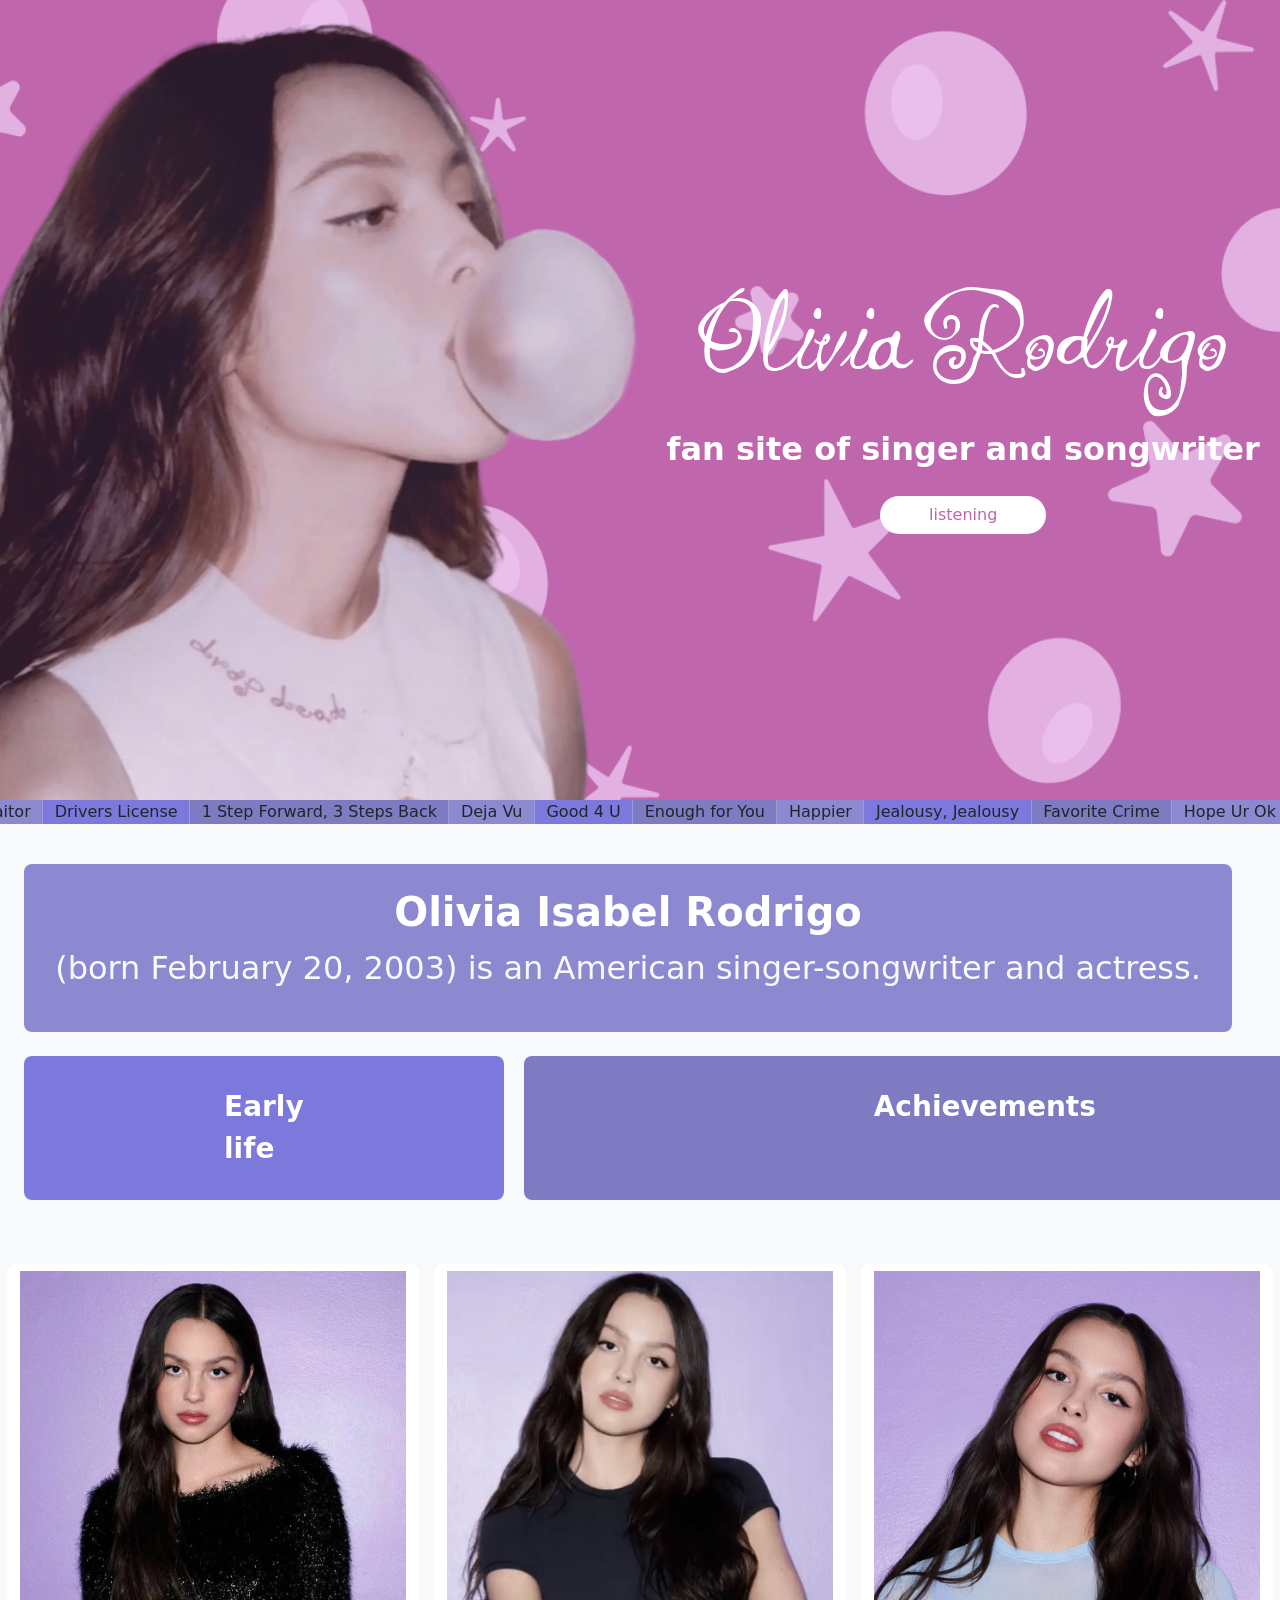
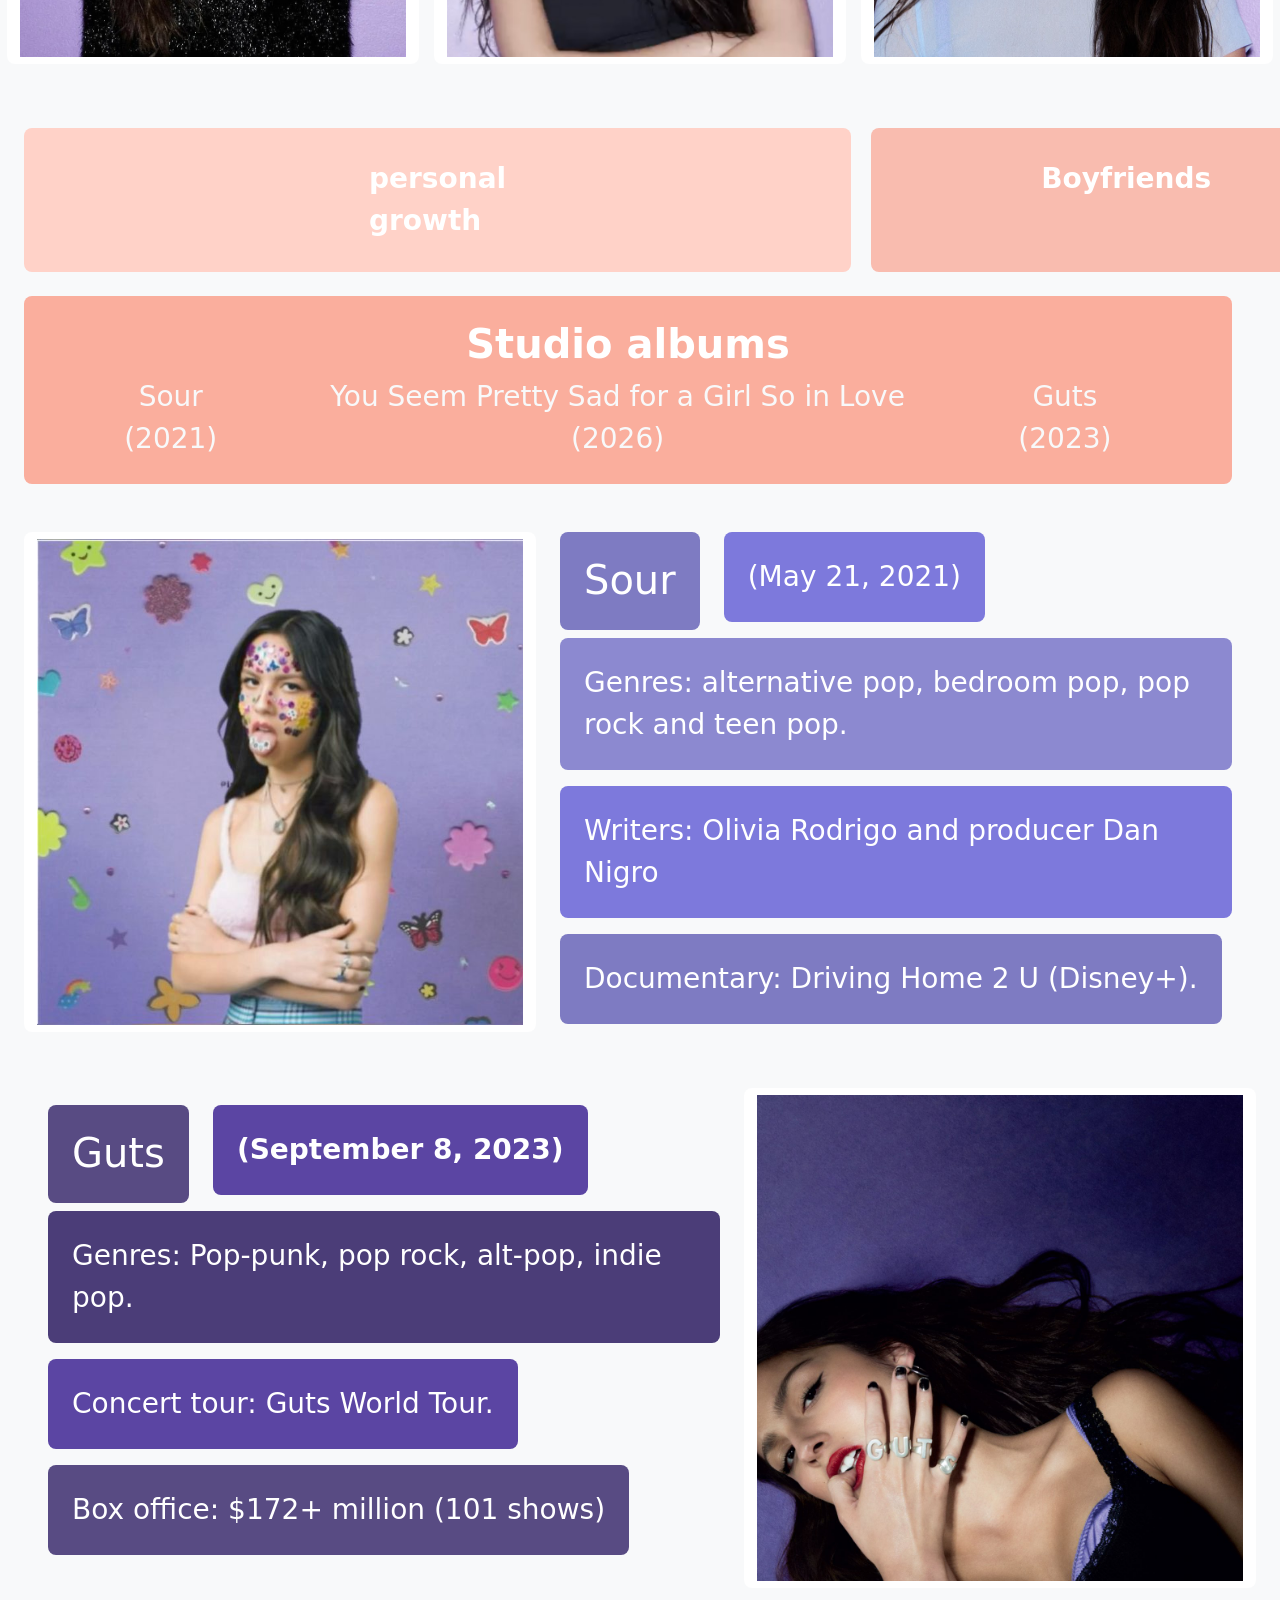
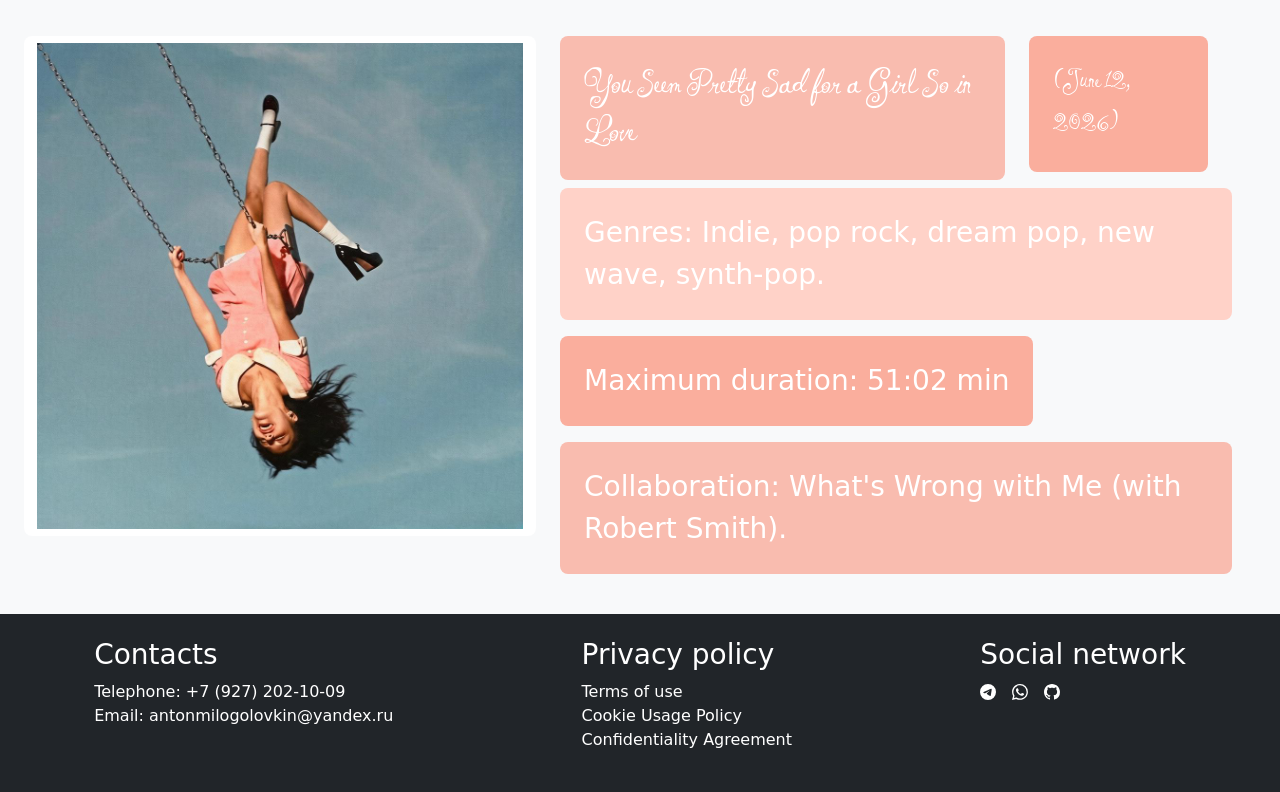
<file: index.html>
<!DOCTYPE html>
<html lang="en">
<head>
    <meta charset="UTF-8">
    <meta name="viewport" content="width=device-width, initial-scale=1.0">
    <link href="https://cdn.jsdelivr.net/npm/bootstrap@5.3.8/dist/css/bootstrap.min.css" rel="stylesheet" integrity="sha384-sRIl4kxILFvY47J16cr9ZwB07vP4J8+LH7qKQnuqkuIAvNWLzeN8tE5YBujZqJLB" crossorigin="anonymous">
    <link rel="preconnect" href="https://fonts.googleapis.com">
    <link rel="preconnect" href="https://fonts.gstatic.com" crossorigin>
    <link href="https://fonts.googleapis.com/css2?family=Ingrid+Darling&display=swap" rel="stylesheet">
    <link rel="stylesheet" href="assets/css/style.css">
    <link rel="stylesheet" href="assets/css/section.css">
    <link rel="stylesheet" href="assets/css/animation.css">
    <title>Fan site: Olivia Rodrigo</title>
    <link rel="shortcut icon" href="assets/images/rock.ico" type="image/x-icon">
</head>
<body>
    <header class="purple_background">
        <img src="assets/images/drop_dead.png" alt="drop_dead">
        <div class="container animate-fade-in">
            <h1 class="ingrid-darling-regular">Olivia Rodrigo</h1>
            <p>fan site of singer and songwriter</p>
            <a class="btn rounded-pill animate-bounce px-5" href="#">listening</a>
        </div>
    </header>
    <main class="bg-light">
        <article>
            <div class="slider">
                <div class="slider-track">
                    <div class="d-flex sour" style="padding-right: 61vh;">
                        <div class="slide one">Brutal</div>
                        <div class="slide two">Traitor</div>
                        <div class="slide three">Drivers License</div>
                        <div class="slide one">1 Step Forward, 3 Steps Back</div>
                        <div class="slide two">Deja Vu</div>
                        <div class="slide three">Good 4 U</div>
                        <div class="slide one">Enough for You</div>
                        <div class="slide two">Happier</div>
                        <div class="slide three">Jealousy, Jealousy</div>
                        <div class="slide one">Favorite Crime</div>
                        <div class="slide two">Hope Ur Ok</div>
                    </div>
                    <div class="d-flex guts" style="padding-right: 106vh;">
                        <div class="slide one">All American Bitch</div>
                        <div class="slide two">Bad Idea Right?</div>
                        <div class="slide three">Vampire</div>
                        <div class="slide one">Lacy</div>
                        <div class="slide two">Ballad of a Homeschooled Girl</div>
                        <div class="slide three">Making the Bed</div>
                        <div class="slide one">Logical</div>
                        <div class="slide two">Get Him Back!</div>
                        <div class="slide three">Love Is Embarrassing</div>
                        <div class="slide one">The Grudge</div>
                        <div class="slide two">Pretty Isn’t Pretty</div>
                        <div class="slide three">Teenage Dream</div>
                        <div class="slide one">Obsessed</div>
                        <div class="slide two">Girl I've Always Been</div>
                        <div class="slide three">Scared of My Guitar</div>
                        <div class="slide one">Stranger</div>
                        <div class="slide two">So American</div>
                    </div>
                    <div class="d-flex love" style="padding-right: 63vh;">
                        <div class="slide one">Drop Dead</div>
                        <div class="slide two">Stupid Song</div>
                        <div class="slide three">Honeybee</div>
                        <div class="slide one">Maggots for Brains</div>
                        <div class="slide two">U + Me = <3</div>
                        <div class="slide three">My Way</div>
                        <div class="slide one">Purple</div>
                        <div class="slide two">The Cure</div>
                        <div class="slide three">Begged</div>
                        <div class="slide one">What's Wrong with Me</div>
                        <div class="slide two">Less</div>
                        <div class="slide three">Expectations</div>
                        <div class="slide one">Cigarette Smoke</div>
                        <div class="slide two">Never Do</div>
                    </div>
                </div>
            </div>
        </article>
        <section class="animate-fade-in p-4 sour window">
            <div class="text-center p-4 mt-3 me-4 rounded-3 feature-card two">
                <h2 class="text-white fw-bolder fs-1">Olivia Isabel Rodrigo</h2>
                <p class="text-light fs-2">(born February 20, 2003) is an American singer-songwriter and actress.</p>
            </div>
            <ul class="my-4">
                <li class="rounded-3 feature-card three text-white fw-bolder fs-3" style="padding: 30px 200px;">Early life
                    <ul class="subwindow three mini-fly">
                        <li>Childhood residence: Grew up in Temecula, California.</li>
                        <li>Family background: She is an only child. Her father is of Filipino descent, while her mother has German and Irish ancestry.</li>
                        <li>Songwriting inspiration: Country music by Taylor Swift.</li>
                    </ul>
                </li>
                <li class="rounded-3 feature-card one text-white fw-bolder fs-3" style="padding: 30px 350px;">Achievements
                    <ul class="subwindow one mini-fly">
                        <li>Album: Sour was the most-streamed album overall and remains the most-streamed album by a female artist on the platform.</li>
                        <li>Variety: Songwriter (2021), Storyteller (2023).</li>
                        <li>Grammy Awards: Best Pop Solo Performance for "Drivers License," Best New Artist, and Best Pop Vocal Album (2022).</li>
                    </ul>
                </li>
            </ul>
        </section>
        <div class="d-flex justify-content-around my-3">
            <img class="rounded-3 feature-card btn" style="height: 400px;" src="assets/images/gallery/olivia-1.jpg" alt="olivia rodrigo">
            <img class="rounded-3 feature-card btn" style="height: 400px;" src="assets/images/gallery/olivia-2.png" alt="olivia rodrigo">
            <img class="rounded-3 feature-card btn" style="height: 400px;" src="assets/images/gallery/olivia-3.jpg" alt="olivia rodrigo">
        </div>
        <section class="animate-fade-in p-4 love window">
            <ul class="my-4">
                <li class="rounded-3 feature-card two text-white fw-bolder fs-3" style="padding: 30px 345px;">personal growth
                    <ul class="subwindow two mini-fly">
                        <li>From a Taylor Swift fan to an independent pop star.</li>
                        <li>The first real crush (Louis Partridge).</li>
                    </ul>
                </li>
                <li class="rounded-3 feature-card one text-white fw-bolder fs-3" style="padding: 30px 170px;">Boyfriends
                    <ul class="subwindow one mini-fly">
                        <li><a class="nav-link" href="https://disneychannel.fandom.com/wiki/Ethan_Wacker">Ethan Wacker (2018-2019)</a></li>
                        <li><a class="nav-link" href="https://en.wikipedia.org/wiki/Joshua_Bassett">Joshua Bassett (2019-2021)</a></li>
                        <li><a class="nav-link" href="https://commons.wikimedia.org/wiki/Category:Adam_Faze">Adam Faze (2021-2022)</a></li>
                        <li><a class="nav-link" href="https://en.wikipedia.org/wiki/Zack_Bia">Zack Bia (2022)</a></li>
                        <li><a class="nav-link" href="https://en.wikipedia.org/wiki/Louis_Partridge">Louis Partridge (2023-2025)</a></li>
                    </ul>
                </li>
            </ul>
            <div class="text-center p-4 mt-3 me-4 rounded-3 feature-card three">
                <h2 class="text-white fw-bolder fs-1">Studio albums</h2>
                <ul class="text-light fs-3">
                    <li class="px-5">Sour (2021)</li>
                    <li>You Seem Pretty Sad for a Girl So in Love (2026)</li>
                    <li class="px-5">Guts (2023)</li>
                </ul>
            </div>
        </section>
        <section class="d-flex sour p-4 animate-on-scroll">
            <a href="sour.html">
                <img class="rounded-3 feature-card btn" style="height: 500px;" src="assets/images/cover/sour.jpg" alt="sour">
            </a>
            <div class="text-white px-4 align-self-center">
                <div class="d-flex">
                    <h1 class="one rounded-3 p-4">Sour</h1>
                    <p class="three rounded-3 p-4 mx-4 fs-3">(May 21, 2021)</p>
                </div>
                <div class="d-flex"><p class="two rounded-3 p-4 fs-3">Genres: alternative pop, bedroom pop, pop rock and teen pop.</p></div>
                <div class="d-flex"><p class="three rounded-3 p-4 fs-3">Writers: Olivia Rodrigo and producer Dan Nigro</p></div>
                <div class="d-flex"><p class="one rounded-3 p-4 fs-3">Documentary: Driving Home 2 U (Disney+).</p></div>
            </div>
        </section>
        <section class="d-flex justify-content-between guts p-4 animate-on-scroll">
            <div class="text-white px-4 align-self-center">
                <div class="d-flex fw-bolder">
                    <h1 class="one rounded-3 p-4">Guts</h1>
                    <p class="three rounded-3 p-4 mx-4 fs-3">(September 8, 2023)</p>
                </div>
                <div class="d-flex"><p class="two rounded-3 p-4 fs-3">Genres: Pop-punk, pop rock, alt-pop, indie pop.</p></div>
                <div class="d-flex"><p class="three rounded-3 p-4 fs-3">Concert tour: Guts World Tour.</p></div>
                <div class="d-flex"><p class="d-flex one rounded-3 p-4 fs-3">Box office: $<span id="counter">0</span>+ million (101 shows)</p></div>
            </div>
            <a href="guts.html">            
                <img class="rounded-3 feature-card btn" style="height: 500px;" src="assets/images/cover/guts.jpg" alt="guts">
            </a>
        </section>
        <section class="d-flex love p-4 animate-on-scroll">
            <a href="love.html">
                <img class="rounded-3 feature-card btn" style="height: 500px;" src="assets/images/cover/you_seem_pretty_sad_for_a_girl_so_in_love.jpg" alt="you seem pretty sad for a girl so in love">
            </a>
            <div class="text-white px-4 align-self-center">
                <div class="d-flex ingrid-darling-regular">
                    <h1 class="one rounded-3 p-4">You Seem Pretty Sad for a Girl So in Love</h1>
                    <p class="three rounded-3 p-4 mx-4 fs-3">(June 12, 2026)</p>
                </div>
                <div class="d-flex"><p class="two rounded-3 p-4 fs-3">Genres: Indie, pop rock, dream pop, new wave, synth-pop.</p></div>
                <div class="d-flex"><p class="three rounded-3 p-4 fs-3">Maximum duration: 51:02 min</p></div>
                <div class="d-flex"><p class="one rounded-3 p-4 fs-3">Collaboration: What's Wrong with Me (with Robert Smith).</p></div>
            </div>
        </section>
    </main>
    <footer class="bg-dark">
        <div class="d-flex justify-content-around">
            <div class="text-white p-4">
                <h3>Contacts</h3>
                <ul class="list-unstyled text-decoration-none">
                    <li><a class="nav-link" href="tel:79272021009">Telephone: +7 (927) 202-10-09</a></li>
                    <li><a class="nav-link" href="antonmilogolovkin@yandex.ru">Email: antonmilogolovkin@yandex.ru</a></li>
                </ul>
            </div>
            <div class="text-white p-4">
                <h3>Privacy policy</h3>
                <ul class="list-unstyled text-white text-decoration-none">
                    <li><a class="nav-link" href="#">Terms of use</a></li>
                    <li><a class="nav-link" href="#">Cookie Usage Policy</a></li>
                    <li><a class="nav-link" href="#">Confidentiality Agreement</a></li>
                </ul>
            </div>
            <div class="text-white p-4">
                <h3>Social network</h3>
                <div class="text-white d-flex gap-3">
                    <a class="nav-link" href="https://web.telegram.org/t.me/Anton_milog"><svg xmlns="http://www.w3.org/2000/svg" width="16" height="16" fill="currentColor" class="bi bi-telegram" viewBox="0 0 16 16"><path d="M16 8A8 8 0 1 1 0 8a8 8 0 0 1 16 0M8.287 5.906q-1.168.486-4.666 2.01-.567.225-.595.442c-.03.243.275.339.69.47l.175.055c.408.133.958.288 1.243.294q.39.01.868-.32 3.269-2.206 3.374-2.23c.05-.012.12-.026.166.016s.042.12.037.141c-.03.129-1.227 1.241-1.846 1.817-.193.18-.33.307-.358.336a8 8 0 0 1-.188.186c-.38.366-.664.64.015 1.088.327.216.589.393.85.571.284.194.568.387.936.629q.14.092.27.187c.331.236.63.448.997.414.214-.02.435-.22.547-.82.265-1.417.786-4.486.906-5.751a1.4 1.4 0 0 0-.013-.315.34.34 0 0 0-.114-.217.53.53 0 0 0-.31-.093c-.3.005-.763.166-2.984 1.09"/></svg></a>
                    <a class="nav-link" href="https://wa.me/79272021009"><svg xmlns="http://www.w3.org/2000/svg" width="16" height="16" fill="currentColor" class="bi bi-whatsapp" viewBox="0 0 16 16"><path d="M13.601 2.326A7.85 7.85 0 0 0 7.994 0C3.627 0 .068 3.558.064 7.926c0 1.399.366 2.76 1.057 3.965L0 16l4.204-1.102a7.9 7.9 0 0 0 3.79.965h.004c4.368 0 7.926-3.558 7.93-7.93A7.9 7.9 0 0 0 13.6 2.326zM7.994 14.521a6.6 6.6 0 0 1-3.356-.92l-.24-.144-2.494.654.666-2.433-.156-.251a6.56 6.56 0 0 1-1.007-3.505c0-3.626 2.957-6.584 6.591-6.584a6.56 6.56 0 0 1 4.66 1.931 6.56 6.56 0 0 1 1.928 4.66c-.004 3.639-2.961 6.592-6.592 6.592m3.615-4.934c-.197-.099-1.17-.578-1.353-.646-.182-.065-.315-.099-.445.099-.133.197-.513.646-.627.775-.114.133-.232.148-.43.05-.197-.1-.836-.308-1.592-.985-.59-.525-.985-1.175-1.103-1.372-.114-.198-.011-.304.088-.403.087-.088.197-.232.296-.346.1-.114.133-.198.198-.33.065-.134.034-.248-.015-.347-.05-.099-.445-1.076-.612-1.47-.16-.389-.323-.335-.445-.34-.114-.007-.247-.007-.38-.007a.73.73 0 0 0-.529.247c-.182.198-.691.677-.691 1.654s.71 1.916.81 2.049c.098.133 1.394 2.132 3.383 2.992.47.205.84.326 1.129.418.475.152.904.129 1.246.08.38-.058 1.171-.48 1.338-.943.164-.464.164-.86.114-.943-.049-.084-.182-.133-.38-.232"/></svg></a>
                    <a class="nav-link" href="https://github.com/AMD-2009Yes"><svg xmlns="http://www.w3.org/2000/svg" width="16" height="16" fill="currentColor" class="bi bi-github" viewBox="0 0 16 16"><path d="M8 0C3.58 0 0 3.58 0 8c0 3.54 2.29 6.53 5.47 7.59.4.07.55-.17.55-.38 0-.19-.01-.82-.01-1.49-2.01.37-2.53-.49-2.69-.94-.09-.23-.48-.94-.82-1.13-.28-.15-.68-.52-.01-.53.63-.01 1.08.58 1.23.82.72 1.21 1.87.87 2.33.66.07-.52.28-.87.51-1.07-1.78-.2-3.64-.89-3.64-3.95 0-.87.31-1.59.82-2.15-.08-.2-.36-1.02.08-2.12 0 0 .67-.21 2.2.82.64-.18 1.32-.27 2-.27s1.36.09 2 .27c1.53-1.04 2.2-.82 2.2-.82.44 1.1.16 1.92.08 2.12.51.56.82 1.27.82 2.15 0 3.07-1.87 3.75-3.65 3.95.29.25.54.73.54 1.48 0 1.07-.01 1.93-.01 2.2 0 .21.15.46.55.38A8.01 8.01 0 0 0 16 8c0-4.42-3.58-8-8-8"/></svg></a>
                </div>
            </div>
        </div>
    </footer>
    <script src="https://cdn.jsdelivr.net/npm/bootstrap@5.3.8/dist/js/bootstrap.bundle.min.js" integrity="sha384-FKyoEForCGlyvwx9Hj09JcYn3nv7wiPVlz7YYwJrWVcXK/BmnVDxM+D2scQbITxI" crossorigin="anonymous"></script>
    <script src="assets/js/tape.js"></script>
    <script src="assets/js/scrolling.js"></script>
    <script src="assets/js/couter.js"></script>
</body>
</html>
</file>
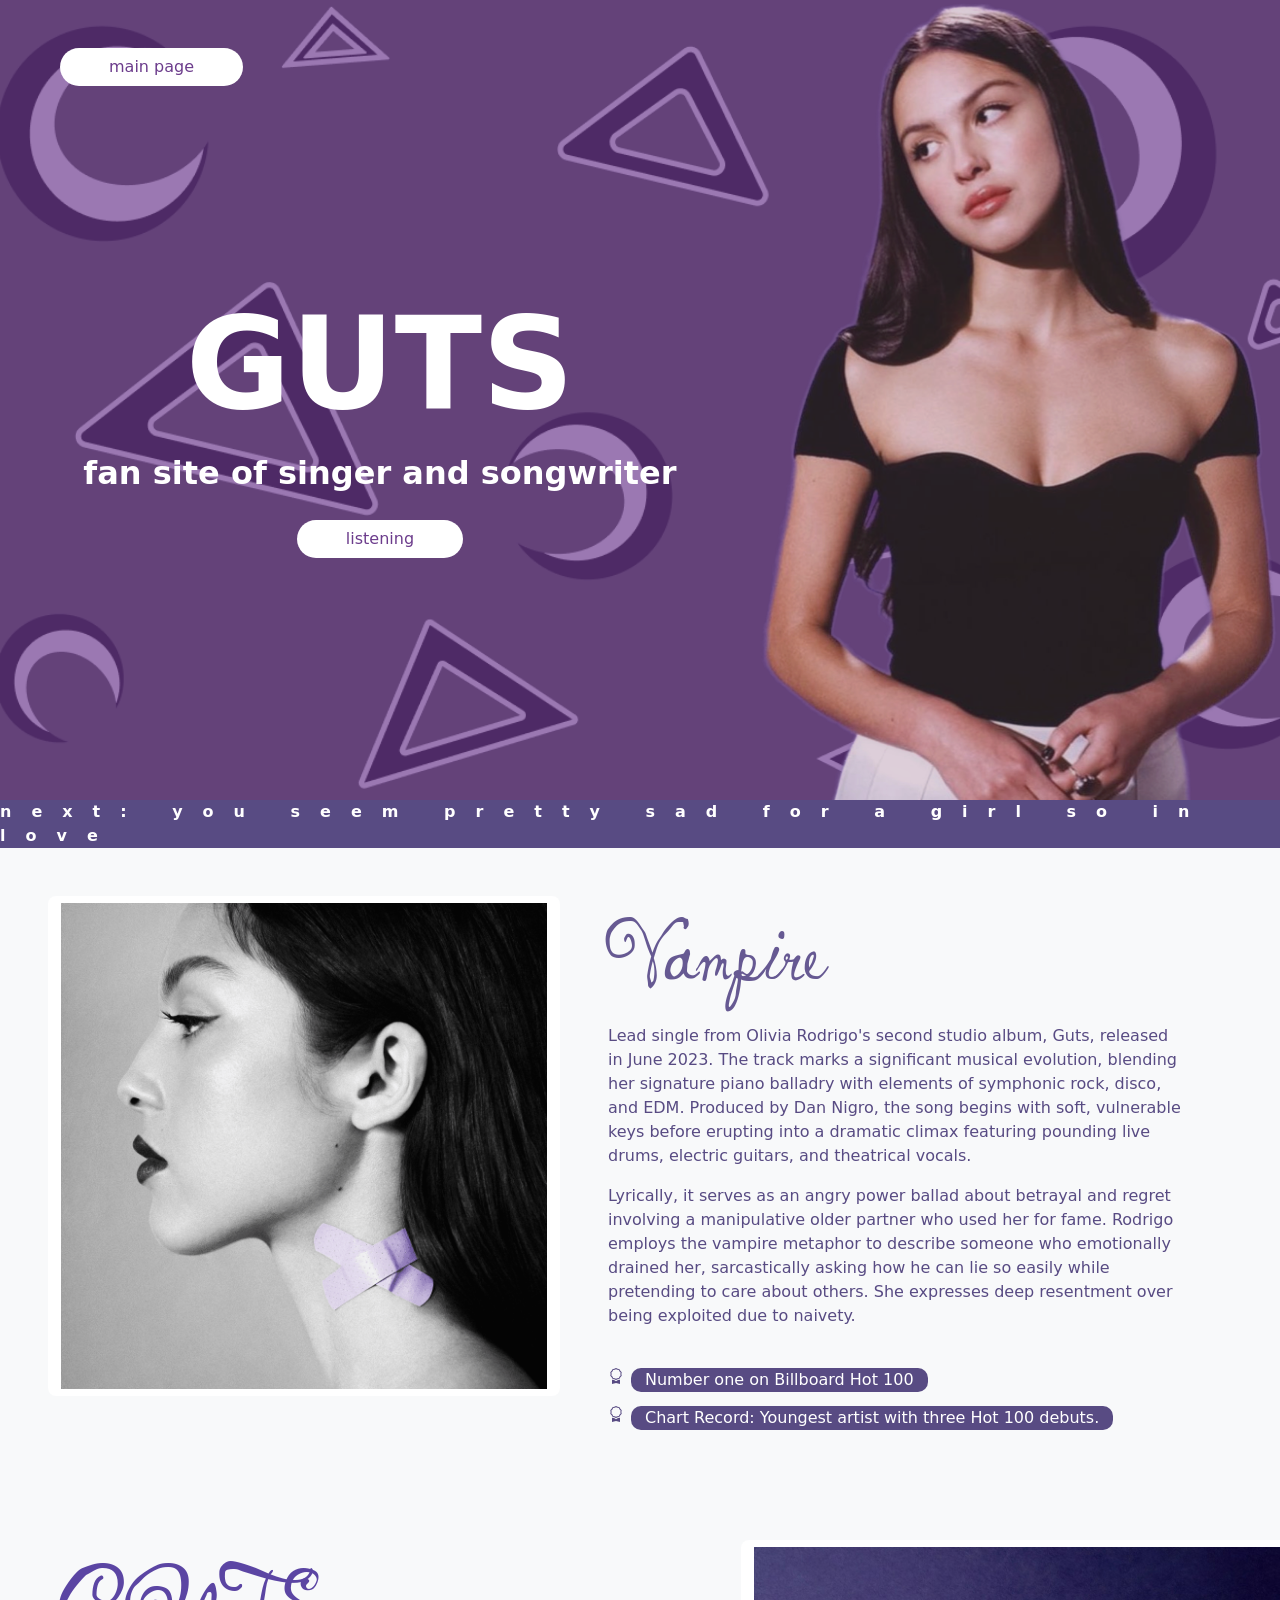
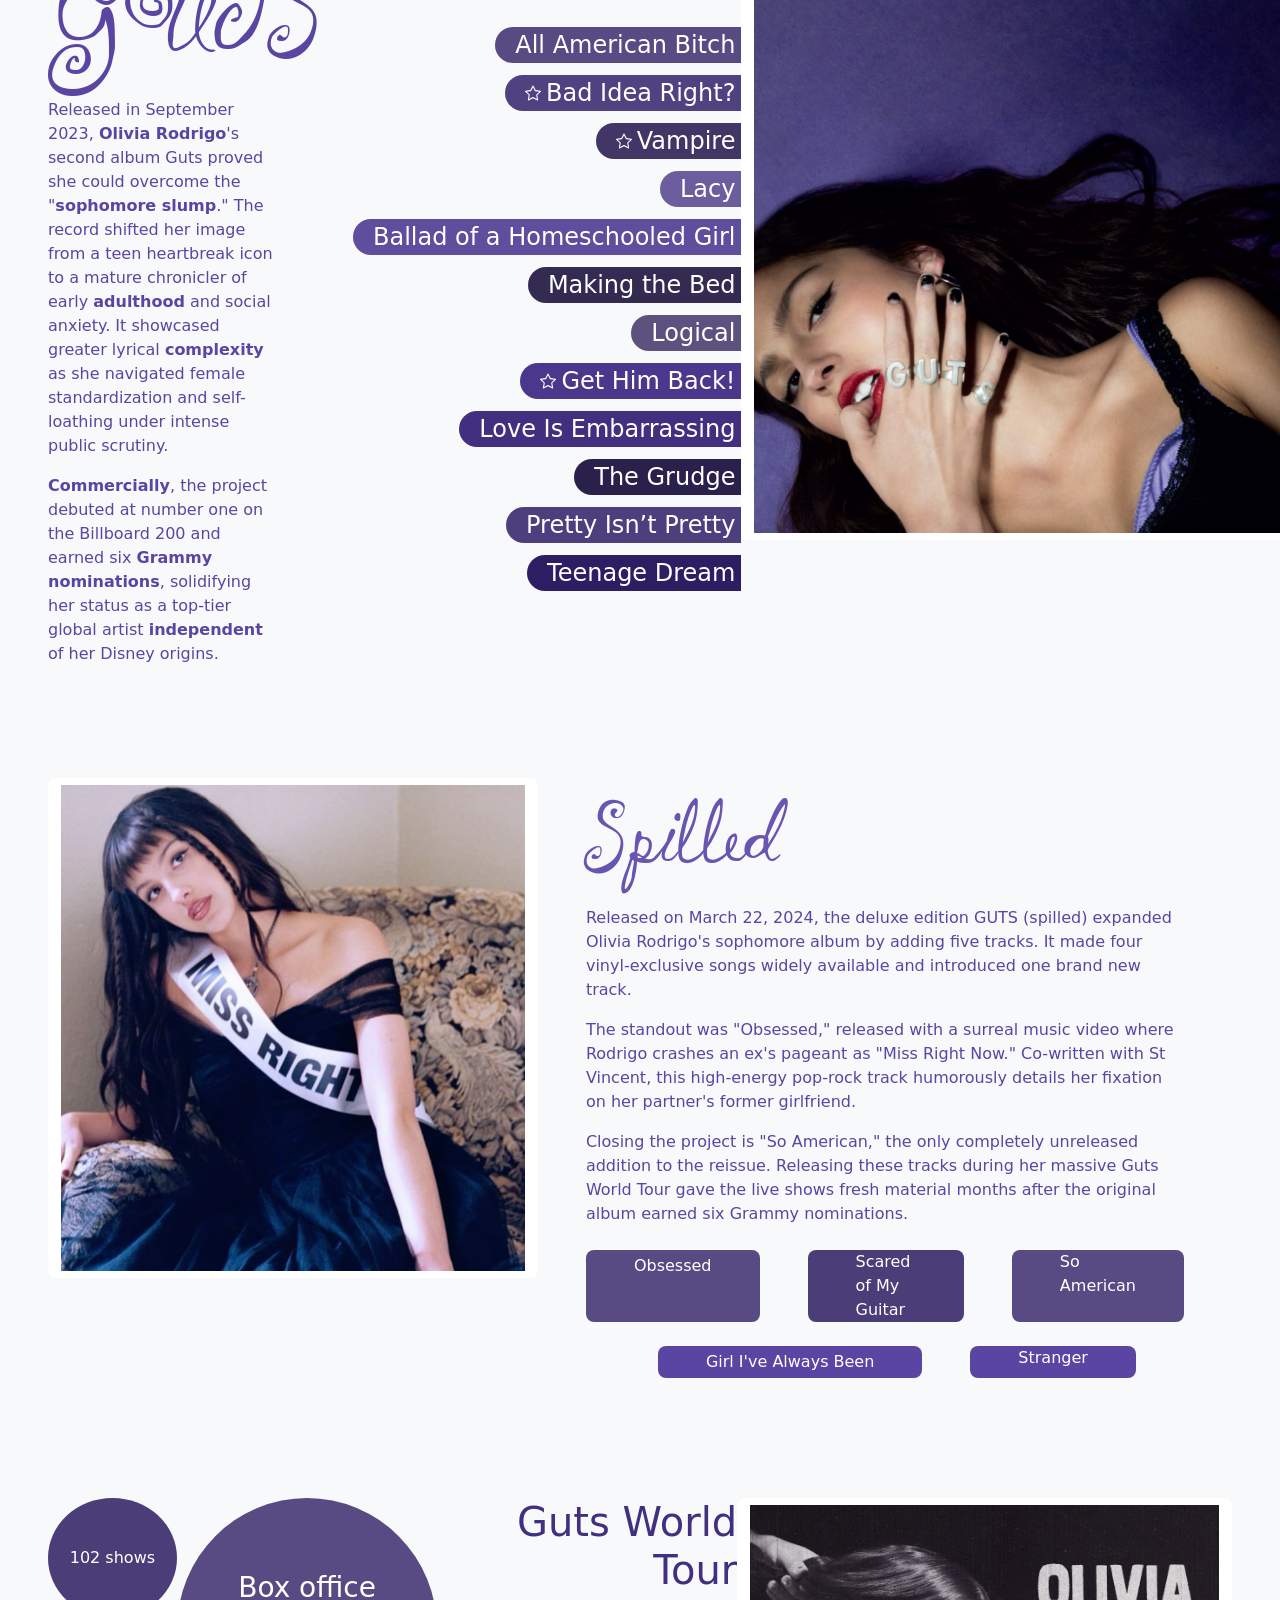
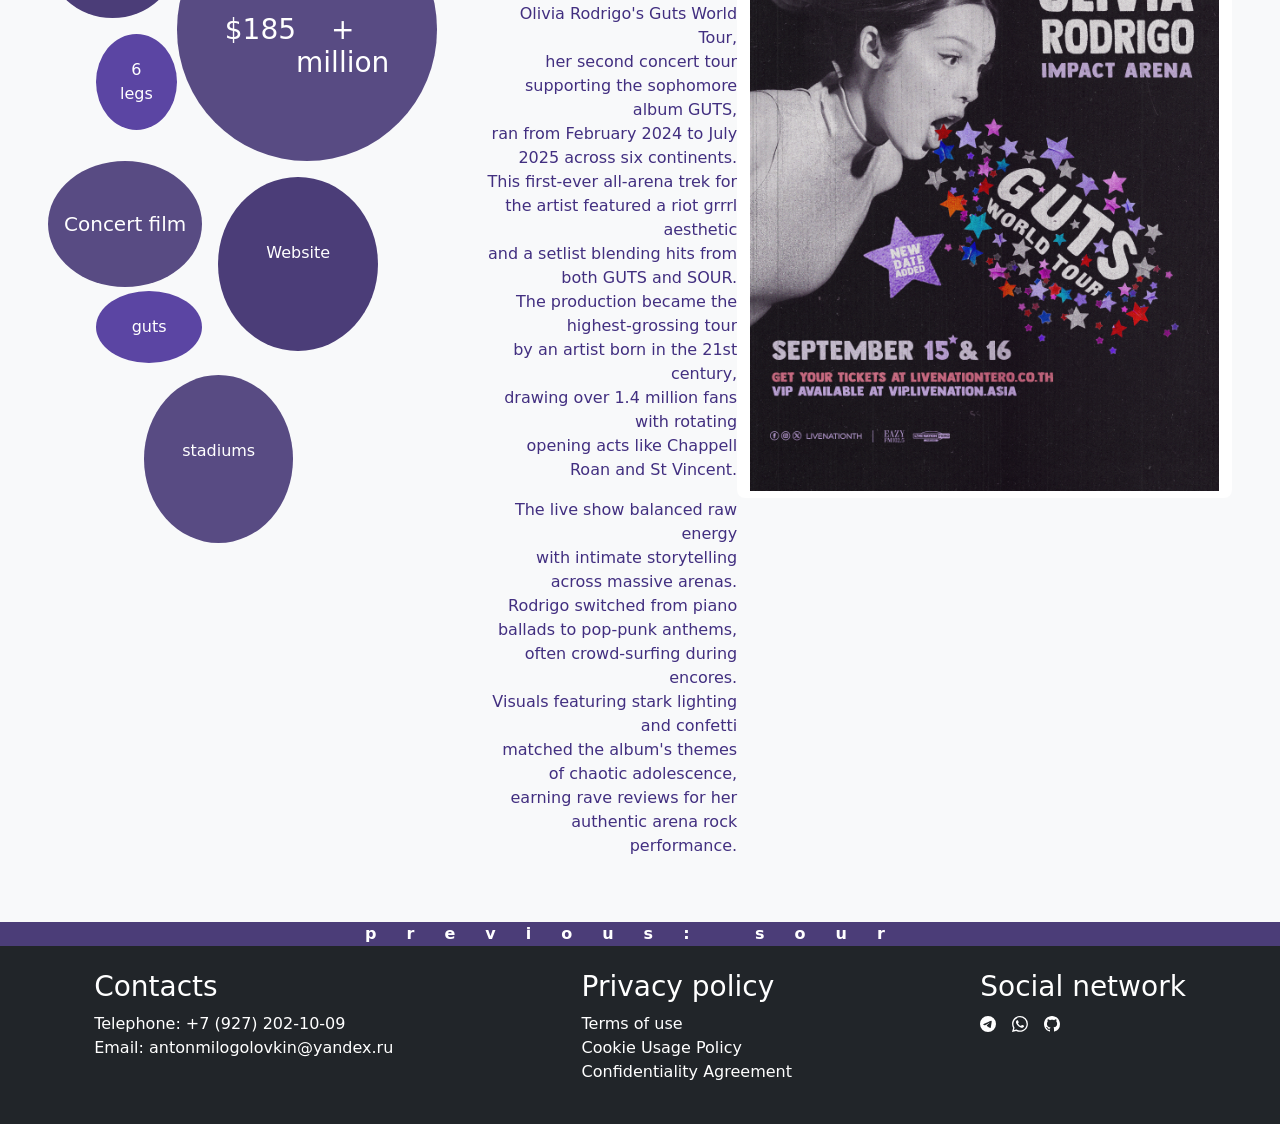
<file: guts.html>
<!DOCTYPE html>
<html lang="en">
<head>
    <meta charset="UTF-8">
    <meta name="viewport" content="width=device-width, initial-scale=1.0">
    <link href="https://cdn.jsdelivr.net/npm/bootstrap@5.3.8/dist/css/bootstrap.min.css" rel="stylesheet" integrity="sha384-sRIl4kxILFvY47J16cr9ZwB07vP4J8+LH7qKQnuqkuIAvNWLzeN8tE5YBujZqJLB" crossorigin="anonymous">
    <link rel="preconnect" href="https://fonts.googleapis.com">
    <link rel="preconnect" href="https://fonts.gstatic.com" crossorigin>
    <link href="https://fonts.googleapis.com/css2?family=Ingrid+Darling&display=swap" rel="stylesheet">
    <link rel="stylesheet" href="assets/css/style.css">
    <link rel="stylesheet" href="assets/css/section.css">
    <link rel="stylesheet" href="assets/css/animation.css">
    <title>Fan site: Olivia Rodrigo</title>
    <link rel="shortcut icon" href="assets/images/rock.ico" type="image/x-icon">
</head>
<body>
    <header class="dark_background">
        <div class="container animate-fade-in">
            <div class="d-flex m-5">
                <a class="btn rounded-pill px-5" href="index.html">main page</a>
            </div>
            <h1 style="padding-top: 17vh; font-weight: bolder;">GUTS</h1>
            <p>fan site of singer and songwriter</p>
            <a class="btn rounded-pill animate-bounce px-5" href="#">listening</a>
        </div>
        <img src="assets/images/guts.png" alt="guts">
    </header>
    <main class="bg-light guts">
        <article class="d-flex justify-content-center text-white fw-bolder align-items-center one" style="letter-spacing: 20px; ">
            <a class="nav-link" href="love.html">next: you seem pretty sad for a girl so in love</a>
        </article>
        <section class="d-flex p-5 animate-on-scroll">
            <img class="rounded-3 feature-card btn" style="height: 500px;" src="assets/images/cover/vampire.png" alt="vampire">
            <div class="align-self-center px-5" style="color: #584b83">
                <h2 class="ingrid-darling-regular" style="color: #665992; font-size: 100px;">Vampire</h2>
                <p>Lead single from Olivia Rodrigo's second studio album, Guts, released in June 2023. The track marks a significant musical evolution, blending her signature piano balladry with elements of symphonic rock, disco, and EDM. Produced by Dan Nigro, the song begins with soft, vulnerable keys before erupting into a dramatic climax featuring pounding live drums, electric guitars, and theatrical vocals.</p>
                <p class="pb-4">Lyrically, it serves as an angry power ballad about betrayal and regret involving a manipulative older partner who used her for fame. Rodrigo employs the vampire metaphor to describe someone who emotionally drained her, sarcastically asking how he can lie so easily while pretending to care about others. She expresses deep resentment over being exploited due to naivety.</p>
                <div class="achievements">
                    <svg xmlns="http://www.w3.org/2000/svg" width="16" height="16" fill="currentColor" class="bi bi-award" viewBox="0 0 16 16"><path d="M9.669.864 8 0 6.331.864l-1.858.282-.842 1.68-1.337 1.32L2.6 6l-.306 1.854 1.337 1.32.842 1.68 1.858.282L8 12l1.669-.864 1.858-.282.842-1.68 1.337-1.32L13.4 6l.306-1.854-1.337-1.32-.842-1.68zm1.196 1.193.684 1.365 1.086 1.072L12.387 6l.248 1.506-1.086 1.072-.684 1.365-1.51.229L8 10.874l-1.355-.702-1.51-.229-.684-1.365-1.086-1.072L3.614 6l-.25-1.506 1.087-1.072.684-1.365 1.51-.229L8 1.126l1.356.702z"/><path d="M4 11.794V16l4-1 4 1v-4.206l-2.018.306L8 13.126 6.018 12.1z"/></svg>
                    <a class="one" href="https://www.billboard.com/charts/hot-100/">Number one on Billboard Hot 100</a>
                </div>
                <div class="achievements">
                    <svg xmlns="http://www.w3.org/2000/svg" width="16" height="16" fill="currentColor" class="bi bi-award" viewBox="0 0 16 16"><path d="M9.669.864 8 0 6.331.864l-1.858.282-.842 1.68-1.337 1.32L2.6 6l-.306 1.854 1.337 1.32.842 1.68 1.858.282L8 12l1.669-.864 1.858-.282.842-1.68 1.337-1.32L13.4 6l.306-1.854-1.337-1.32-.842-1.68zm1.196 1.193.684 1.365 1.086 1.072L12.387 6l.248 1.506-1.086 1.072-.684 1.365-1.51.229L8 10.874l-1.355-.702-1.51-.229-.684-1.365-1.086-1.072L3.614 6l-.25-1.506 1.087-1.072.684-1.365 1.51-.229L8 1.126l1.356.702z"/><path d="M4 11.794V16l4-1 4 1v-4.206l-2.018.306L8 13.126 6.018 12.1z"/></svg>
                    <a class="one" href="https://www.grammy.com/">Chart Record: Youngest artist with three Hot 100 debuts.</a>
                </div>
            </div>
        </section>
        <section class="d-flex justify-content-between p-5 animate-on-scroll">
            <div style="color: #5b45a3;">
                <h2 class="ingrid-darling-regular animate-fade-in" style="font-size: 125px;">GUTS</h2>
                <p class="animate-fade-in me-5">Released in September 2023, <span class="fw-bolder">Olivia Rodrigo</span>'s second album Guts proved she could overcome the "<span class="fw-bolder">sophomore slump</span>." The record shifted her image from a teen heartbreak icon to a mature chronicler of early <span class="fw-bolder">adulthood</span> and social anxiety. It showcased greater lyrical <span class="fw-bolder">complexity</span> as she navigated female standardization and self-loathing under intense public scrutiny.</p>
                <p class="animate-fade-in me-5"><span class="fw-bolder">Commercially</span>, the project debuted at number one on the Billboard 200 and earned six <span class="fw-bolder">Grammy nominations</span>, solidifying her status as a top-tier global artist <span class="fw-bolder">independent</span> of her Disney origins.</p>
            </div>
            <div class="d-flex">
                <ul class="animate-fade-in align-self-center track">
                    <li><a style="background: #584b83;" href="#">All American Bitch</a></li>
                    <li><a style="background: #504180;" href="#"><svg xmlns="http://www.w3.org/2000/svg" width="16" height="16" fill="currentColor" class="bi bi-star" viewBox="0 0 16 16"><path d="M2.866 14.85c-.078.444.36.791.746.593l4.39-2.256 4.389 2.256c.386.198.824-.149.746-.592l-.83-4.73 3.522-3.356c.33-.314.16-.888-.282-.95l-4.898-.696L8.465.792a.513.513 0 0 0-.927 0L5.354 5.12l-4.898.696c-.441.062-.612.636-.283.95l3.523 3.356-.83 4.73zm4.905-2.767-3.686 1.894.694-3.957a.565.565 0 0 0-.163-.505L1.71 6.745l4.052-.576a.525.525 0 0 0 .393-.288L8 2.223l1.847 3.658a.525.525 0 0 0 .393.288l4.052.575-2.906 2.77a.565.565 0 0 0-.163.506l.694 3.957-3.686-1.894a.503.503 0 0 0-.461 0z"/></svg>Bad Idea Right?</a></li>
                    <li><a style="background: #423667;" href="#"><svg xmlns="http://www.w3.org/2000/svg" width="16" height="16" fill="currentColor" class="bi bi-star" viewBox="0 0 16 16"><path d="M2.866 14.85c-.078.444.36.791.746.593l4.39-2.256 4.389 2.256c.386.198.824-.149.746-.592l-.83-4.73 3.522-3.356c.33-.314.16-.888-.282-.95l-4.898-.696L8.465.792a.513.513 0 0 0-.927 0L5.354 5.12l-4.898.696c-.441.062-.612.636-.283.95l3.523 3.356-.83 4.73zm4.905-2.767-3.686 1.894.694-3.957a.565.565 0 0 0-.163-.505L1.71 6.745l4.052-.576a.525.525 0 0 0 .393-.288L8 2.223l1.847 3.658a.525.525 0 0 0 .393.288l4.052.575-2.906 2.77a.565.565 0 0 0-.163.506l.694 3.957-3.686-1.894a.503.503 0 0 0-.461 0z"/></svg>Vampire</a></li>
                    <li><a style="background: #6c5d9e;" href="#">Lacy</a></li>
                    <li><a style="background: #5f4d9d;" href="#">Ballad of a Homeschooled Girl</a></li>
                    <li><a style="background: #332b52;" href="#">Making the Bed</a></li>
                    <li><a style="background: #5d5180;" href="#">Logical</a></li>
                    <li><a style="background: #4b378b;" href="#"><svg xmlns="http://www.w3.org/2000/svg" width="16" height="16" fill="currentColor" class="bi bi-star" viewBox="0 0 16 16"><path d="M2.866 14.85c-.078.444.36.791.746.593l4.39-2.256 4.389 2.256c.386.198.824-.149.746-.592l-.83-4.73 3.522-3.356c.33-.314.16-.888-.282-.95l-4.898-.696L8.465.792a.513.513 0 0 0-.927 0L5.354 5.12l-4.898.696c-.441.062-.612.636-.283.95l3.523 3.356-.83 4.73zm4.905-2.767-3.686 1.894.694-3.957a.565.565 0 0 0-.163-.505L1.71 6.745l4.052-.576a.525.525 0 0 0 .393-.288L8 2.223l1.847 3.658a.525.525 0 0 0 .393.288l4.052.575-2.906 2.77a.565.565 0 0 0-.163.506l.694 3.957-3.686-1.894a.503.503 0 0 0-.461 0z"/></svg>Get Him Back!</a></li>
                    <li><a style="background: #422f80;" href="#">Love Is Embarrassing</a></li>
                    <li><a style="background: #29204b;" href="#">The Grudge</a></li>
                    <li><a style="background: #4d3e7d;" href="#">Pretty Isn’t Pretty</a></li>
                    <li><a style="background: #2d1d63;" href="#">Teenage Dream</a></li>
                </ul>
                <img  class="rounded-3 btn" style="height: 600px;" src="assets/images/cover/guts.jpg" alt="guts">
            </div>
        </section>
        <section class="d-flex p-5 animate-on-scroll">
            <img class="rounded-3 feature-card btn" style="height: 500px;" src="assets/images/cover/obsessed.jpg" alt="obsessed">
            <div class="align-self-center px-5" style="color: #5b45a3">
                <h2 class="ingrid-darling-regular" style="color: #6954b1; font-size: 100px;">Spilled</h2>
                <p>Released on March 22, 2024, the deluxe edition GUTS (spilled) expanded Olivia Rodrigo's sophomore album by adding five tracks. It made four vinyl-exclusive songs widely available and introduced one brand new track.</p>
                <p>The standout was "Obsessed," released with a surreal music video where Rodrigo crashes an ex's pageant as "Miss Right Now." Co-written with St Vincent, this high-energy pop-rock track humorously details her fixation on her partner's former girlfriend.</p>
                <p class="pb-2">Closing the project is "So American," the only completely unreleased addition to the reissue. Releasing these tracks during her massive Guts World Tour gave the live shows fresh material months after the original album earned six Grammy nominations.</p>
                <ul class="list-unstyled d-flex text-white">
                    <li class="one feature-card rounded-3 p-1 px-5">Obsessed</li>
                    <li class="two mx-5 feature-card rounded-3 px-5">Scared of My Guitar</li>
                    <li class="one feature-card rounded-3 px-5">So American</li>
                </ul>
                <ul class="list-unstyled d-flex text-white m-4">
                    <li class="three ms-5 feature-card rounded-3 p-1 px-5">Girl I've Always Been</li>
                    <li class="three ms-5 feature-card rounded-3 px-5">Stranger</li>
                </ul>
            </div>
        </section>
        <section class="d-flex justify-content-between p-5 animate-on-scroll">
            <div class="text-white">
                <div class="d-flex">
                    <div>
                        <div class="two text-center rounded-circle feature-card">
                            <p class="py-5">102 shows</p>
                        </div>
                        <div class="three text-center rounded-circle feature-card ms-5">
                            <p class="p-4">6 legs</p>
                        </div>
                    </div>
                    <div class="feature-card rounded-circle one p-5">
                        <div class="text-center" style="padding-top: 25px; padding-bottom: 25px;">
                            <h3>Box office</h3>
                            <h3 class="d-flex justify-content-center">$<div id="counter">0</div>+ million</h3>
                        </div>
                    </div>
                </div>
                <div class="d-flex">
                    <div>
                        <div class="one text-center rounded-circle feature-card">
                            <a class="nav-link p-5 px-3 fs-5" href="#">Concert film</a>
                        </div>
                        <div class="three text-center rounded-circle feature-card ms-5">
                            <p class="py-4 m-1">guts</p>
                        </div>
                    </div>
                    <div class="two text-center rounded-circle feature-card p-5 m-3">
                        <a class="nav-link pt-3" href="https://store.oliviarodrigo.com/">Website</a>
                    </div>
                </div>
                <div class="px-5 me-5 mt-2">
                    <div class="one text-center rounded-circle feature-card mx-5 py-3">
                        <p class="py-5">stadiums</p>
                    </div>
                </div>
            </div>
            <div class="d-flex ms-5">
                <div class="text-end align-self-center" style="color: #422f80;">
                    <h1>Guts World Tour</h1>
                    <p>Olivia Rodrigo's Guts World Tour, <br> her second concert tour supporting the sophomore album GUTS, <br> ran from February 2024 to July 2025 across six continents. <br> This first-ever all-arena trek for <br> the artist featured a riot grrrl aesthetic <br> and a setlist blending hits from both GUTS and SOUR. <br> The production became the highest-grossing tour <br> by an artist born in the 21st century, <br> drawing over 1.4 million fans with rotating <br> opening acts like Chappell Roan and St Vincent.</p>
                    <p>The live show balanced raw energy <br> with intimate storytelling across massive arenas. <br> Rodrigo switched from piano ballads to pop-punk anthems, <br> often crowd-surfing during encores. <br> Visuals featuring stark lighting and confetti <br> matched the album's themes of chaotic adolescence, <br> earning rave reviews for her authentic arena rock performance.</p>
                </div>
                <img  class="rounded-3 btn" style="height: 600px;" src="assets/images/cover/guts_world_tour.jpg" alt="guts">
            </div>
        </section>
        <article class="d-flex justify-content-center text-white fw-bolder align-items-center two" style="letter-spacing: 30px; ">
            <a class="nav-link" href="sour.html">previous: sour</a>
        </article>
    </main>
    <footer class="bg-dark">
        <div class="d-flex justify-content-around">
            <div class="text-white p-4">
                <h3>Contacts</h3>
                <ul class="list-unstyled text-decoration-none">
                    <li><a class="nav-link" href="tel:79272021009">Telephone: +7 (927) 202-10-09</a></li>
                    <li><a class="nav-link" href="antonmilogolovkin@yandex.ru">Email: antonmilogolovkin@yandex.ru</a></li>
                </ul>
            </div>
            <div class="text-white p-4">
                <h3>Privacy policy</h3>
                <ul class="list-unstyled text-white text-decoration-none">
                    <li><a class="nav-link" href="#">Terms of use</a></li>
                    <li><a class="nav-link" href="#">Cookie Usage Policy</a></li>
                    <li><a class="nav-link" href="#">Confidentiality Agreement</a></li>
                </ul>
            </div>
            <div class="text-white p-4">
                <h3>Social network</h3>
                <div class="text-white d-flex gap-3">
                    <a class="nav-link" href="https://web.telegram.org/t.me/Anton_milog"><svg xmlns="http://www.w3.org/2000/svg" width="16" height="16" fill="currentColor" class="bi bi-telegram" viewBox="0 0 16 16"><path d="M16 8A8 8 0 1 1 0 8a8 8 0 0 1 16 0M8.287 5.906q-1.168.486-4.666 2.01-.567.225-.595.442c-.03.243.275.339.69.47l.175.055c.408.133.958.288 1.243.294q.39.01.868-.32 3.269-2.206 3.374-2.23c.05-.012.12-.026.166.016s.042.12.037.141c-.03.129-1.227 1.241-1.846 1.817-.193.18-.33.307-.358.336a8 8 0 0 1-.188.186c-.38.366-.664.64.015 1.088.327.216.589.393.85.571.284.194.568.387.936.629q.14.092.27.187c.331.236.63.448.997.414.214-.02.435-.22.547-.82.265-1.417.786-4.486.906-5.751a1.4 1.4 0 0 0-.013-.315.34.34 0 0 0-.114-.217.53.53 0 0 0-.31-.093c-.3.005-.763.166-2.984 1.09"/></svg></a>
                    <a class="nav-link" href="https://wa.me/79272021009"><svg xmlns="http://www.w3.org/2000/svg" width="16" height="16" fill="currentColor" class="bi bi-whatsapp" viewBox="0 0 16 16"><path d="M13.601 2.326A7.85 7.85 0 0 0 7.994 0C3.627 0 .068 3.558.064 7.926c0 1.399.366 2.76 1.057 3.965L0 16l4.204-1.102a7.9 7.9 0 0 0 3.79.965h.004c4.368 0 7.926-3.558 7.93-7.93A7.9 7.9 0 0 0 13.6 2.326zM7.994 14.521a6.6 6.6 0 0 1-3.356-.92l-.24-.144-2.494.654.666-2.433-.156-.251a6.56 6.56 0 0 1-1.007-3.505c0-3.626 2.957-6.584 6.591-6.584a6.56 6.56 0 0 1 4.66 1.931 6.56 6.56 0 0 1 1.928 4.66c-.004 3.639-2.961 6.592-6.592 6.592m3.615-4.934c-.197-.099-1.17-.578-1.353-.646-.182-.065-.315-.099-.445.099-.133.197-.513.646-.627.775-.114.133-.232.148-.43.05-.197-.1-.836-.308-1.592-.985-.59-.525-.985-1.175-1.103-1.372-.114-.198-.011-.304.088-.403.087-.088.197-.232.296-.346.1-.114.133-.198.198-.33.065-.134.034-.248-.015-.347-.05-.099-.445-1.076-.612-1.47-.16-.389-.323-.335-.445-.34-.114-.007-.247-.007-.38-.007a.73.73 0 0 0-.529.247c-.182.198-.691.677-.691 1.654s.71 1.916.81 2.049c.098.133 1.394 2.132 3.383 2.992.47.205.84.326 1.129.418.475.152.904.129 1.246.08.38-.058 1.171-.48 1.338-.943.164-.464.164-.86.114-.943-.049-.084-.182-.133-.38-.232"/></svg></a>
                    <a class="nav-link" href="https://github.com/AMD-2009Yes"><svg xmlns="http://www.w3.org/2000/svg" width="16" height="16" fill="currentColor" class="bi bi-github" viewBox="0 0 16 16"><path d="M8 0C3.58 0 0 3.58 0 8c0 3.54 2.29 6.53 5.47 7.59.4.07.55-.17.55-.38 0-.19-.01-.82-.01-1.49-2.01.37-2.53-.49-2.69-.94-.09-.23-.48-.94-.82-1.13-.28-.15-.68-.52-.01-.53.63-.01 1.08.58 1.23.82.72 1.21 1.87.87 2.33.66.07-.52.28-.87.51-1.07-1.78-.2-3.64-.89-3.64-3.95 0-.87.31-1.59.82-2.15-.08-.2-.36-1.02.08-2.12 0 0 .67-.21 2.2.82.64-.18 1.32-.27 2-.27s1.36.09 2 .27c1.53-1.04 2.2-.82 2.2-.82.44 1.1.16 1.92.08 2.12.51.56.82 1.27.82 2.15 0 3.07-1.87 3.75-3.65 3.95.29.25.54.73.54 1.48 0 1.07-.01 1.93-.01 2.2 0 .21.15.46.55.38A8.01 8.01 0 0 0 16 8c0-4.42-3.58-8-8-8"/></svg></a>
                </div>
            </div>
        </div>
    </footer>
    <script src="https://cdn.jsdelivr.net/npm/bootstrap@5.3.8/dist/js/bootstrap.bundle.min.js" integrity="sha384-FKyoEForCGlyvwx9Hj09JcYn3nv7wiPVlz7YYwJrWVcXK/BmnVDxM+D2scQbITxI" crossorigin="anonymous"></script>
    <script src="assets/js/tape.js"></script>
    <script src="assets/js/scrolling.js"></script>
    <script src="assets/js/couter.js"></script>
</body>
</html>
</file>
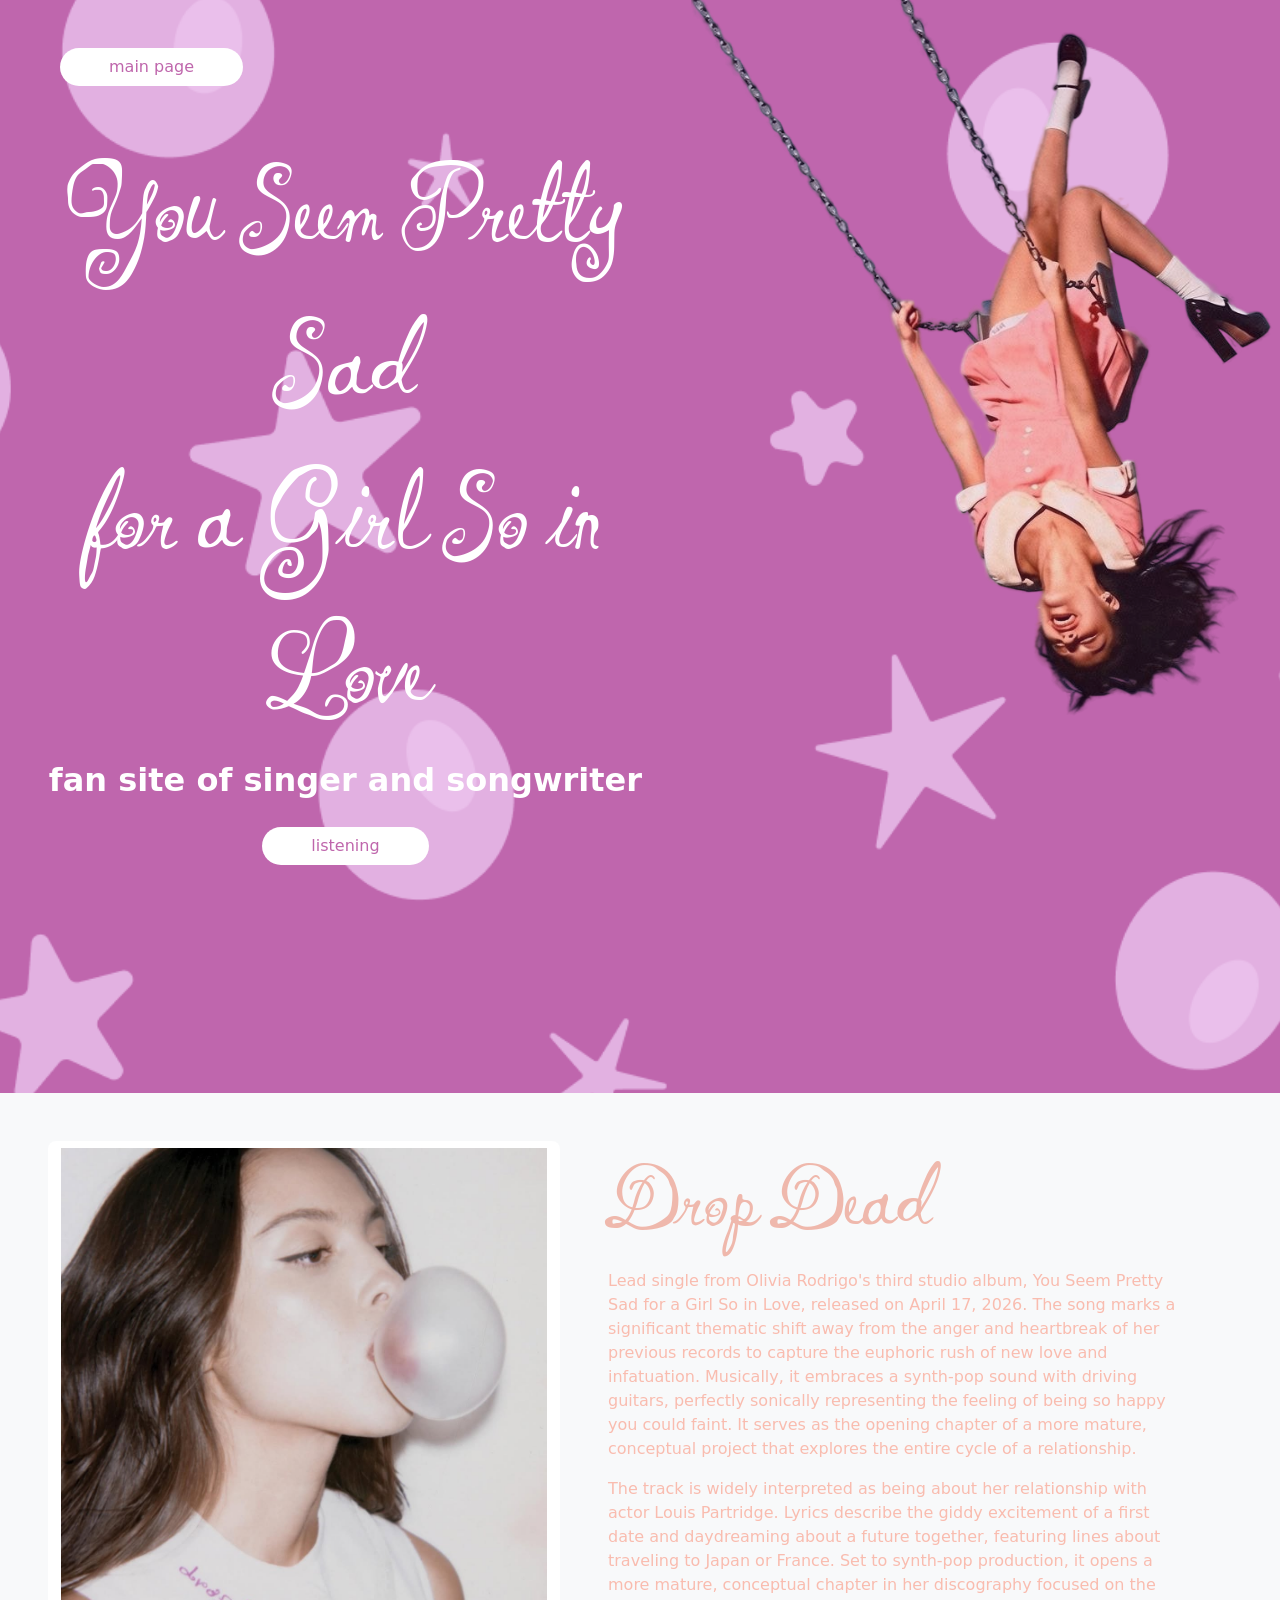
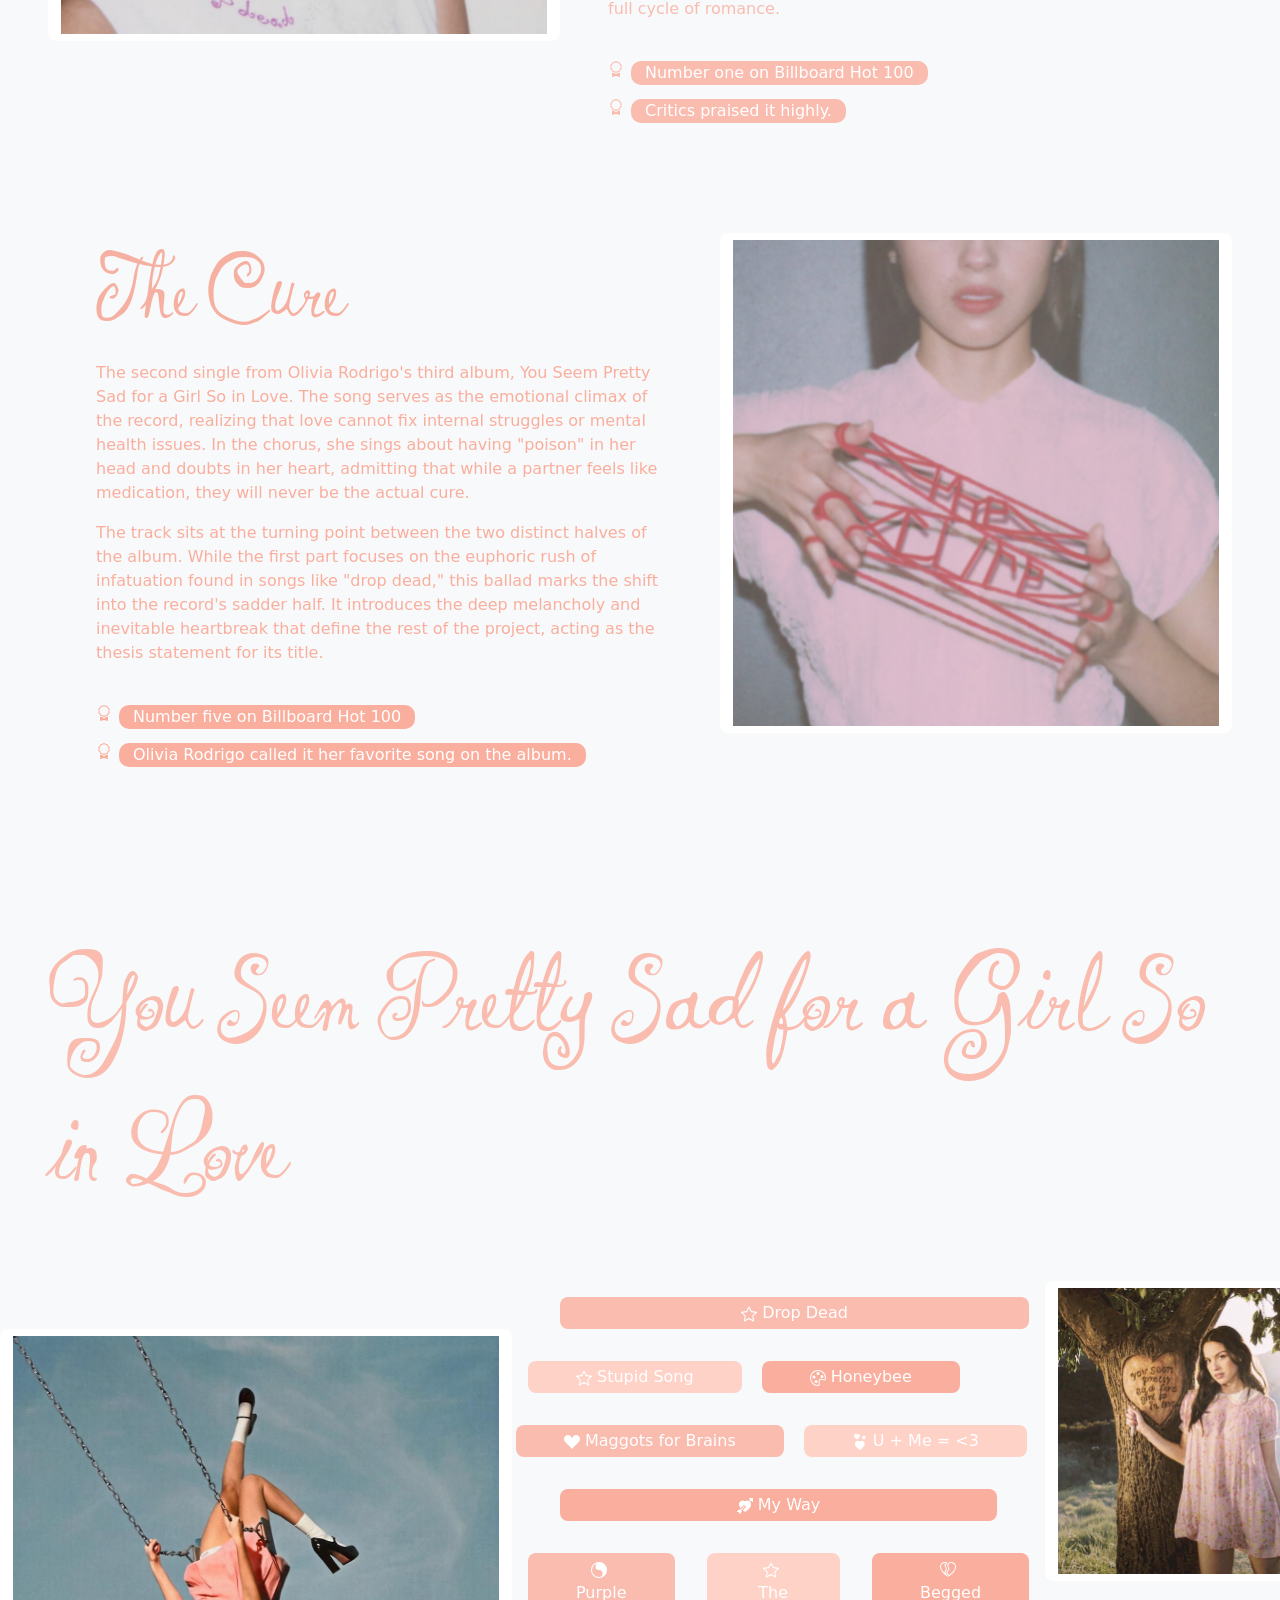
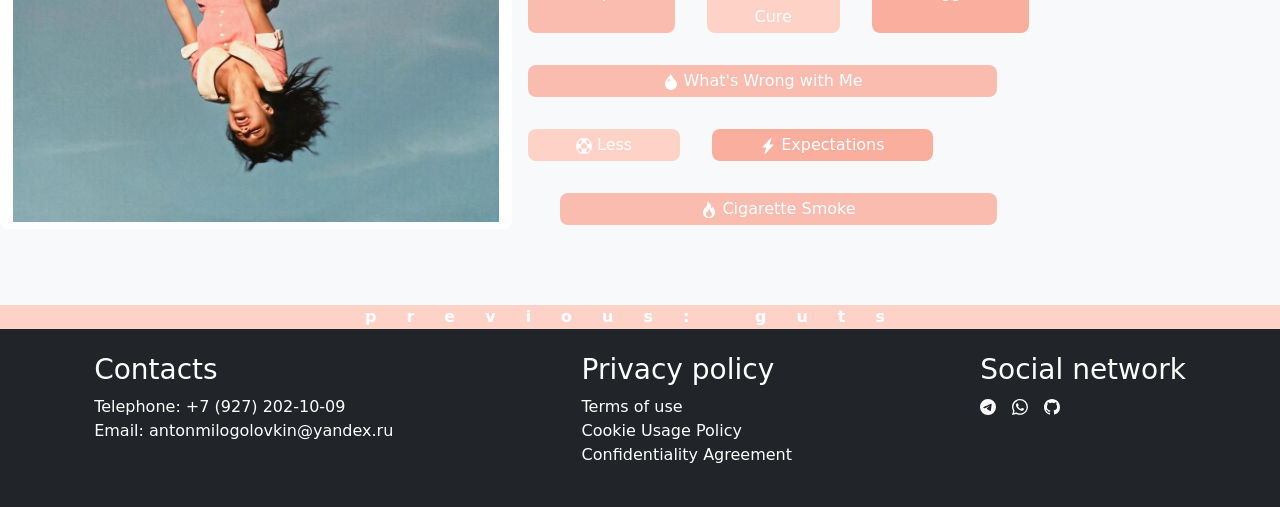
<file: love.html>
<!DOCTYPE html>
<html lang="en">
<head>
    <meta charset="UTF-8">
    <meta name="viewport" content="width=device-width, initial-scale=1.0">
    <link href="https://cdn.jsdelivr.net/npm/bootstrap@5.3.8/dist/css/bootstrap.min.css" rel="stylesheet" integrity="sha384-sRIl4kxILFvY47J16cr9ZwB07vP4J8+LH7qKQnuqkuIAvNWLzeN8tE5YBujZqJLB" crossorigin="anonymous">
    <link rel="preconnect" href="https://fonts.googleapis.com">
    <link rel="preconnect" href="https://fonts.gstatic.com" crossorigin>
    <link href="https://fonts.googleapis.com/css2?family=Ingrid+Darling&display=swap" rel="stylesheet">
    <link rel="stylesheet" href="assets/css/style.css">
    <link rel="stylesheet" href="assets/css/section.css">
    <link rel="stylesheet" href="assets/css/animation.css">
    <title>Fan site: Olivia Rodrigo</title>
    <link rel="shortcut icon" href="assets/images/rock.ico" type="image/x-icon">
</head>
<body>
    <header class="purple_background">
        <div class="container animate-fade-in" style="padding-bottom: 25vh;">
            <div class="d-flex m-5">
                <a class="btn rounded-pill px-5" href="index.html">main page</a>
            </div>
            <h1 class="ingrid-darling-regular">You Seem Pretty Sad<br>for a Girl So in Love</h1>
            <p>fan site of singer and songwriter</p>
            <a class="btn rounded-pill animate-bounce px-5" href="#">listening</a>
        </div>
        <img src="assets/images/you_seem_pretty_sad_for_a_girl_so_in_love.png" alt="you seem pretty sad for a girl so in love">
    </header>
    <main class="bg-light love">
        <section class="d-flex p-5 animate-on-scroll">
            <img class="rounded-3 feature-card btn" style="height: 500px;" src="assets/images/cover/drop_dead.jpg" alt="drop dead">
            <div class="align-self-center px-5" style="color: #f9bcaf">
                <h2 class="ingrid-darling-regular" style="color: #efb8ac; font-size: 100px;">Drop Dead</h2>
                <p>Lead single from Olivia Rodrigo's third studio album, You Seem Pretty Sad for a Girl So in Love, released on April 17, 2026. The song marks a significant thematic shift away from the anger and heartbreak of her previous records to capture the euphoric rush of new love and infatuation. Musically, it embraces a synth-pop sound with driving guitars, perfectly sonically representing the feeling of being so happy you could faint. It serves as the opening chapter of a more mature, conceptual project that explores the entire cycle of a relationship.</p>
                <p class="pb-4">The track is widely interpreted as being about her relationship with actor Louis Partridge. Lyrics describe the giddy excitement of a first date and daydreaming about a future together, featuring lines about traveling to Japan or France. Set to synth-pop production, it opens a more mature, conceptual chapter in her discography focused on the full cycle of romance.</p>
                <div class="achievements">
                    <svg xmlns="http://www.w3.org/2000/svg" width="16" height="16" fill="currentColor" class="bi bi-award" viewBox="0 0 16 16"><path d="M9.669.864 8 0 6.331.864l-1.858.282-.842 1.68-1.337 1.32L2.6 6l-.306 1.854 1.337 1.32.842 1.68 1.858.282L8 12l1.669-.864 1.858-.282.842-1.68 1.337-1.32L13.4 6l.306-1.854-1.337-1.32-.842-1.68zm1.196 1.193.684 1.365 1.086 1.072L12.387 6l.248 1.506-1.086 1.072-.684 1.365-1.51.229L8 10.874l-1.355-.702-1.51-.229-.684-1.365-1.086-1.072L3.614 6l-.25-1.506 1.087-1.072.684-1.365 1.51-.229L8 1.126l1.356.702z"/><path d="M4 11.794V16l4-1 4 1v-4.206l-2.018.306L8 13.126 6.018 12.1z"/></svg>
                    <a class="one" href="https://www.billboard.com/charts/hot-100/">Number one on Billboard Hot 100</a>
                </div>
                <div class="achievements">
                    <svg xmlns="http://www.w3.org/2000/svg" width="16" height="16" fill="currentColor" class="bi bi-award" viewBox="0 0 16 16"><path d="M9.669.864 8 0 6.331.864l-1.858.282-.842 1.68-1.337 1.32L2.6 6l-.306 1.854 1.337 1.32.842 1.68 1.858.282L8 12l1.669-.864 1.858-.282.842-1.68 1.337-1.32L13.4 6l.306-1.854-1.337-1.32-.842-1.68zm1.196 1.193.684 1.365 1.086 1.072L12.387 6l.248 1.506-1.086 1.072-.684 1.365-1.51.229L8 10.874l-1.355-.702-1.51-.229-.684-1.365-1.086-1.072L3.614 6l-.25-1.506 1.087-1.072.684-1.365 1.51-.229L8 1.126l1.356.702z"/><path d="M4 11.794V16l4-1 4 1v-4.206l-2.018.306L8 13.126 6.018 12.1z"/></svg>
                    <a class="one" href="https://www.businessinsider.com/best-songs-this-year-ranked-2021-12">Critics praised it highly.</a>
                </div>
            </div>
        </section>
        <section class="d-flex p-5 animate-on-scroll">
            <div class="align-self-center px-5" style="color: #faae9d;">
                <h2 class="ingrid-darling-regular" style="color: #f6b0a1; font-size: 100px;">The Cure</h2>
                <p>The second single from Olivia Rodrigo's third album, You Seem Pretty Sad for a Girl So in Love. The song serves as the emotional climax of the record, realizing that love cannot fix internal struggles or mental health issues. In the chorus, she sings about having "poison" in her head and doubts in her heart, admitting that while a partner feels like medication, they will never be the actual cure.</p>
                <p class="pb-4">The track sits at the turning point between the two distinct halves of the album. While the first part focuses on the euphoric rush of infatuation found in songs like "drop dead," this ballad marks the shift into the record's sadder half. It introduces the deep melancholy and inevitable heartbreak that define the rest of the project, acting as the thesis statement for its title.</p>
                <div class="achievements">
                    <svg xmlns="http://www.w3.org/2000/svg" width="16" height="16" fill="currentColor" class="bi bi-award" viewBox="0 0 16 16"><path d="M9.669.864 8 0 6.331.864l-1.858.282-.842 1.68-1.337 1.32L2.6 6l-.306 1.854 1.337 1.32.842 1.68 1.858.282L8 12l1.669-.864 1.858-.282.842-1.68 1.337-1.32L13.4 6l.306-1.854-1.337-1.32-.842-1.68zm1.196 1.193.684 1.365 1.086 1.072L12.387 6l.248 1.506-1.086 1.072-.684 1.365-1.51.229L8 10.874l-1.355-.702-1.51-.229-.684-1.365-1.086-1.072L3.614 6l-.25-1.506 1.087-1.072.684-1.365 1.51-.229L8 1.126l1.356.702z"/><path d="M4 11.794V16l4-1 4 1v-4.206l-2.018.306L8 13.126 6.018 12.1z"/></svg>
                    <a class="three" href="https://www.billboard.com/charts/hot-100/">Number five on Billboard Hot 100</a>
                </div>
                <div class="achievements">
                    <svg xmlns="http://www.w3.org/2000/svg" width="16" height="16" fill="currentColor" class="bi bi-award" viewBox="0 0 16 16"><path d="M9.669.864 8 0 6.331.864l-1.858.282-.842 1.68-1.337 1.32L2.6 6l-.306 1.854 1.337 1.32.842 1.68 1.858.282L8 12l1.669-.864 1.858-.282.842-1.68 1.337-1.32L13.4 6l.306-1.854-1.337-1.32-.842-1.68zm1.196 1.193.684 1.365 1.086 1.072L12.387 6l.248 1.506-1.086 1.072-.684 1.365-1.51.229L8 10.874l-1.355-.702-1.51-.229-.684-1.365-1.086-1.072L3.614 6l-.25-1.506 1.087-1.072.684-1.365 1.51-.229L8 1.126l1.356.702z"/><path d="M4 11.794V16l4-1 4 1v-4.206l-2.018.306L8 13.126 6.018 12.1z"/></svg>
                    <a class="three" href="https://www.businessinsider.com/best-songs-this-year-ranked-2021-12">Olivia Rodrigo called it her favorite song on the album.</a>
                </div>
            </div>
            <img class="rounded-3 feature-card btn" style="height: 500px;" src="assets/images/cover/the_cure.jpg" alt="the cure">
        </section>
        <section class="py-5 animate-on-scroll">
            <h2 class="ingrid-darling-regular animate-fade-in p-5" style="font-size: 125px; color: #f9bcaf;">You Seem Pretty Sad for a Girl So in Love</h2>
            <div class="d-flex justify-content-between">
                <img class="rounded-3 btn mt-5" style="height: 500px;" src="assets/images/cover/you_seem_pretty_sad_for_a_girl_so_in_love.jpg" alt="you seem pretty sad for a girl so in love">
                <ul class="list-unstyled text-white text-center">
                    <li class="one feature-card rounded-3 m-3 ms-5 p-1 px-5"><svg xmlns="http://www.w3.org/2000/svg" width="16" height="16" fill="currentColor" style="margin-right: 5px;" class="bi bi-star" viewBox="0 0 16 16"><path d="M2.866 14.85c-.078.444.36.791.746.593l4.39-2.256 4.389 2.256c.386.198.824-.149.746-.592l-.83-4.73 3.522-3.356c.33-.314.16-.888-.282-.95l-4.898-.696L8.465.792a.513.513 0 0 0-.927 0L5.354 5.12l-4.898.696c-.441.062-.612.636-.283.95l3.523 3.356-.83 4.73zm4.905-2.767-3.686 1.894.694-3.957a.565.565 0 0 0-.163-.505L1.71 6.745l4.052-.576a.525.525 0 0 0 .393-.288L8 2.223l1.847 3.658a.525.525 0 0 0 .393.288l4.052.575-2.906 2.77a.565.565 0 0 0-.163.506l.694 3.957-3.686-1.894a.503.503 0 0 0-.461 0z"/></svg>Drop Dead</li>
                    <div class="d-flex">
                        <li class="two feature-card rounded-3 m-3 me-1 p-1 px-5"><svg xmlns="http://www.w3.org/2000/svg" width="16" height="16" fill="currentColor" style="margin-right: 5px;" class="bi bi-star" viewBox="0 0 16 16"><path d="M2.866 14.85c-.078.444.36.791.746.593l4.39-2.256 4.389 2.256c.386.198.824-.149.746-.592l-.83-4.73 3.522-3.356c.33-.314.16-.888-.282-.95l-4.898-.696L8.465.792a.513.513 0 0 0-.927 0L5.354 5.12l-4.898.696c-.441.062-.612.636-.283.95l3.523 3.356-.83 4.73zm4.905-2.767-3.686 1.894.694-3.957a.565.565 0 0 0-.163-.505L1.71 6.745l4.052-.576a.525.525 0 0 0 .393-.288L8 2.223l1.847 3.658a.525.525 0 0 0 .393.288l4.052.575-2.906 2.77a.565.565 0 0 0-.163.506l.694 3.957-3.686-1.894a.503.503 0 0 0-.461 0z"/></svg>Stupid Song</li>
                        <li class="three feature-card rounded-3 m-3 me-1 p-1 px-5"><svg xmlns="http://www.w3.org/2000/svg" width="16" height="16" fill="currentColor" style="margin-right: 5px;" class="bi bi-palette" viewBox="0 0 16 16"><path d="M8 5a1.5 1.5 0 1 0 0-3 1.5 1.5 0 0 0 0 3m4 3a1.5 1.5 0 1 0 0-3 1.5 1.5 0 0 0 0 3M5.5 7a1.5 1.5 0 1 1-3 0 1.5 1.5 0 0 1 3 0m.5 6a1.5 1.5 0 1 0 0-3 1.5 1.5 0 0 0 0 3"/><path d="M16 8c0 3.15-1.866 2.585-3.567 2.07C11.42 9.763 10.465 9.473 10 10c-.603.683-.475 1.819-.351 2.92C9.826 14.495 9.996 16 8 16a8 8 0 1 1 8-8m-8 7c.611 0 .654-.171.655-.176.078-.146.124-.464.07-1.119-.014-.168-.037-.37-.061-.591-.052-.464-.112-1.005-.118-1.462-.01-.707.083-1.61.704-2.314.369-.417.845-.578 1.272-.618.404-.038.812.026 1.16.104.343.077.702.186 1.025.284l.028.008c.346.105.658.199.953.266.653.148.904.083.991.024C14.717 9.38 15 9.161 15 8a7 7 0 1 0-7 7"/></svg>Honeybee</li>
                    </div>
                    <div class="d-flex">
                        <li class="one feature-card rounded-3 m-3 ms-1 p-1 px-5"><svg xmlns="http://www.w3.org/2000/svg" width="16" height="16" fill="currentColor" style="margin-right: 5px;" class="bi bi-suit-heart-fill" viewBox="0 0 16 16"><path d="M4 1c2.21 0 4 1.755 4 3.92C8 2.755 9.79 1 12 1s4 1.755 4 3.92c0 3.263-3.234 4.414-7.608 9.608a.513.513 0 0 1-.784 0C3.234 9.334 0 8.183 0 4.92 0 2.755 1.79 1 4 1"/></svg>Maggots for Brains</li>
                        <li class="two feature-card rounded-3 m-3 ms-1 p-1 px-5"><svg xmlns="http://www.w3.org/2000/svg" width="16" height="16" fill="currentColor" style="margin-right: 5px;" class="bi bi-hearts" viewBox="0 0 16 16"><path fill-rule="evenodd" d="M4.931.481c1.627-1.671 5.692 1.254 0 5.015-5.692-3.76-1.626-6.686 0-5.015m6.84 1.794c1.084-1.114 3.795.836 0 3.343-3.795-2.507-1.084-4.457 0-3.343M7.84 7.642c2.71-2.786 9.486 2.09 0 8.358-9.487-6.268-2.71-11.144 0-8.358"/></svg>U + Me = <3</li>
                    </div>
                    <li class="three feature-card rounded-3 m-3 mx-5 p-1 px-5"><svg xmlns="http://www.w3.org/2000/svg" width="16" height="16" fill="currentColor" style="margin-right: 5px;" class="bi bi-arrow-through-heart-fill" viewBox="0 0 16 16"><path fill-rule="evenodd" d="M2.854 15.854A.5.5 0 0 1 2 15.5V14H.5a.5.5 0 0 1-.354-.854l1.5-1.5A.5.5 0 0 1 2 11.5h1.793l3.103-3.104a.5.5 0 1 1 .708.708L4.5 12.207V14a.5.5 0 0 1-.146.354zM16 3.5a.5.5 0 0 1-.854.354L14 2.707l-1.006 1.006c.236.248.44.531.6.845.562 1.096.585 2.517-.213 4.092-.793 1.563-2.395 3.288-5.105 5.08L8 13.912l-.276-.182A24 24 0 0 1 5.8 12.323L8.31 9.81a1.5 1.5 0 0 0-2.122-2.122L3.657 10.22a9 9 0 0 1-1.039-1.57c-.798-1.576-.775-2.997-.213-4.093C3.426 2.565 6.18 1.809 8 3.233c1.25-.98 2.944-.928 4.212-.152L13.292 2 12.147.854A.5.5 0 0 1 12.5 0h3a.5.5 0 0 1 .5.5z"/></svg>My Way</li>
                    <div class="d-flex">
                        <li class="one feature-card rounded-3 m-3 p-1 px-5"><svg xmlns="http://www.w3.org/2000/svg" width="16" height="16" fill="currentColor" style="margin-right: 5px;" class="bi bi-brilliance" viewBox="0 0 16 16"><path d="M8 16A8 8 0 1 1 8 0a8 8 0 0 1 0 16M1 8a7 7 0 0 0 7 7 3.5 3.5 0 1 0 0-7 3.5 3.5 0 1 1 0-7 7 7 0 0 0-7 7"/></svg>Purple</li>
                        <li class="two feature-card rounded-3 m-3 p-1 px-5"><svg xmlns="http://www.w3.org/2000/svg" width="16" height="16" fill="currentColor" style="margin-right: 5px;" class="bi bi-star" viewBox="0 0 16 16"><path d="M2.866 14.85c-.078.444.36.791.746.593l4.39-2.256 4.389 2.256c.386.198.824-.149.746-.592l-.83-4.73 3.522-3.356c.33-.314.16-.888-.282-.95l-4.898-.696L8.465.792a.513.513 0 0 0-.927 0L5.354 5.12l-4.898.696c-.441.062-.612.636-.283.95l3.523 3.356-.83 4.73zm4.905-2.767-3.686 1.894.694-3.957a.565.565 0 0 0-.163-.505L1.71 6.745l4.052-.576a.525.525 0 0 0 .393-.288L8 2.223l1.847 3.658a.525.525 0 0 0 .393.288l4.052.575-2.906 2.77a.565.565 0 0 0-.163.506l.694 3.957-3.686-1.894a.503.503 0 0 0-.461 0z"/></svg>The Cure</li>
                        <li class="three feature-card rounded-3 m-3 p-1 px-5"><svg xmlns="http://www.w3.org/2000/svg" width="16" height="16" fill="currentColor" style="margin-right: 5px;" class="bi bi-heartbreak" viewBox="0 0 16 16"><path d="M8.867 14.41c13.308-9.322 4.79-16.563.064-13.824L7 3l1.5 4-2 3L8 15a38 38 0 0 0 .867-.59m-.303-1.01-.971-3.237 1.74-2.608a1 1 0 0 0 .103-.906l-1.3-3.468 1.45-1.813c1.861-.948 4.446.002 5.197 2.11.691 1.94-.055 5.521-6.219 9.922m-1.25 1.137a36 36 0 0 1-1.522-1.116C-5.077 4.97 1.842-1.472 6.454.293c.314.12.618.279.904.477L5.5 3 7 7l-1.5 3zm-2.3-3.06-.442-1.106a1 1 0 0 1 .034-.818l1.305-2.61L4.564 3.35a1 1 0 0 1 .168-.991l1.032-1.24c-1.688-.449-3.7.398-4.456 2.128-.711 1.627-.413 4.55 3.706 8.229Z"/></svg>Begged</li>
                    </div>
                    <li class="one feature-card rounded-3 m-3 me-5 p-1 px-5"><svg xmlns="http://www.w3.org/2000/svg" width="16" height="16" fill="currentColor" style="margin-right: 5px;" class="bi bi-droplet-fill" viewBox="0 0 16 16"><path d="M8 16a6 6 0 0 0 6-6c0-1.655-1.122-2.904-2.432-4.362C10.254 4.176 8.75 2.503 8 0c0 0-6 5.686-6 10a6 6 0 0 0 6 6M6.646 4.646l.708.708c-.29.29-1.128 1.311-1.907 2.87l-.894-.448c.82-1.641 1.717-2.753 2.093-3.13"/></svg>What's Wrong with Me</li>
                    <div class="d-flex">
                        <li class="two feature-card rounded-3 m-3 p-1 px-5"><svg xmlns="http://www.w3.org/2000/svg" width="16" height="16" fill="currentColor" style="margin-right: 5px;" class="bi bi-life-preserver" viewBox="0 0 16 16"><path d="M8 16A8 8 0 1 0 8 0a8 8 0 0 0 0 16m6.43-5.228a7.03 7.03 0 0 1-3.658 3.658l-1.115-2.788a4 4 0 0 0 1.985-1.985zM5.228 14.43a7.03 7.03 0 0 1-3.658-3.658l2.788-1.115a4 4 0 0 0 1.985 1.985zm9.202-9.202-2.788 1.115a4 4 0 0 0-1.985-1.985l1.115-2.788a7.03 7.03 0 0 1 3.658 3.658m-8.087-.87a4 4 0 0 0-1.985 1.985L1.57 5.228A7.03 7.03 0 0 1 5.228 1.57zM8 11a3 3 0 1 1 0-6 3 3 0 0 1 0 6"/></svg>Less</li>
                        <li class="three feature-card rounded-3 m-3 p-1 px-5"><svg xmlns="http://www.w3.org/2000/svg" width="16" height="16" fill="currentColor" style="margin-right: 5px;" class="bi bi-lightning-charge-fill" viewBox="0 0 16 16"><path d="M11.251.068a.5.5 0 0 1 .227.58L9.677 6.5H13a.5.5 0 0 1 .364.843l-8 8.5a.5.5 0 0 1-.842-.49L6.323 9.5H3a.5.5 0 0 1-.364-.843l8-8.5a.5.5 0 0 1 .615-.09z"/></svg>Expectations</li>
                    </div>
                    <li class="one feature-card rounded-3 m-3 mx-5 p-1 px-5"><svg xmlns="http://www.w3.org/2000/svg" width="16" height="16" fill="currentColor" style="margin-right: 5px;" class="bi bi-fire" viewBox="0 0 16 16"><path d="M8 16c3.314 0 6-2 6-5.5 0-1.5-.5-4-2.5-6 .25 1.5-1.25 2-1.25 2C11 4 9 .5 6 0c.357 2 .5 4-2 6-1.25 1-2 2.729-2 4.5C2 14 4.686 16 8 16m0-1c-1.657 0-3-1-3-2.75 0-.75.25-2 1.25-3C6.125 10 7 10.5 7 10.5c-.375-1.25.5-3.25 2-3.5-.179 1-.25 2 1 3 .625.5 1 1.364 1 2.25C11 14 9.657 15 8 15"/></svg>Cigarette Smoke</li>
                </ul>
                <img class="rounded-3 btn mini-fly" style="height: 300px;" src="assets/images/cover/wood.jpg" alt="olivia Rodrigo">
            </div>
        </section>
        <article class="d-flex justify-content-center text-white fw-bolder align-items-center two" style="letter-spacing: 30px; ">
            <a class="nav-link" href="guts.html">previous: guts</a>
        </article>
    </main>
    <footer class="bg-dark">
        <div class="d-flex justify-content-around">
            <div class="text-white p-4">
                <h3>Contacts</h3>
                <ul class="list-unstyled text-decoration-none">
                    <li><a class="nav-link" href="tel:79272021009">Telephone: +7 (927) 202-10-09</a></li>
                    <li><a class="nav-link" href="antonmilogolovkin@yandex.ru">Email: antonmilogolovkin@yandex.ru</a></li>
                </ul>
            </div>
            <div class="text-white p-4">
                <h3>Privacy policy</h3>
                <ul class="list-unstyled text-white text-decoration-none">
                    <li><a class="nav-link" href="#">Terms of use</a></li>
                    <li><a class="nav-link" href="#">Cookie Usage Policy</a></li>
                    <li><a class="nav-link" href="#">Confidentiality Agreement</a></li>
                </ul>
            </div>
            <div class="text-white p-4">
                <h3>Social network</h3>
                <div class="text-white d-flex gap-3">
                    <a class="nav-link" href="https://web.telegram.org/t.me/Anton_milog"><svg xmlns="http://www.w3.org/2000/svg" width="16" height="16" fill="currentColor" class="bi bi-telegram" viewBox="0 0 16 16"><path d="M16 8A8 8 0 1 1 0 8a8 8 0 0 1 16 0M8.287 5.906q-1.168.486-4.666 2.01-.567.225-.595.442c-.03.243.275.339.69.47l.175.055c.408.133.958.288 1.243.294q.39.01.868-.32 3.269-2.206 3.374-2.23c.05-.012.12-.026.166.016s.042.12.037.141c-.03.129-1.227 1.241-1.846 1.817-.193.18-.33.307-.358.336a8 8 0 0 1-.188.186c-.38.366-.664.64.015 1.088.327.216.589.393.85.571.284.194.568.387.936.629q.14.092.27.187c.331.236.63.448.997.414.214-.02.435-.22.547-.82.265-1.417.786-4.486.906-5.751a1.4 1.4 0 0 0-.013-.315.34.34 0 0 0-.114-.217.53.53 0 0 0-.31-.093c-.3.005-.763.166-2.984 1.09"/></svg></a>
                    <a class="nav-link" href="https://wa.me/79272021009"><svg xmlns="http://www.w3.org/2000/svg" width="16" height="16" fill="currentColor" class="bi bi-whatsapp" viewBox="0 0 16 16"><path d="M13.601 2.326A7.85 7.85 0 0 0 7.994 0C3.627 0 .068 3.558.064 7.926c0 1.399.366 2.76 1.057 3.965L0 16l4.204-1.102a7.9 7.9 0 0 0 3.79.965h.004c4.368 0 7.926-3.558 7.93-7.93A7.9 7.9 0 0 0 13.6 2.326zM7.994 14.521a6.6 6.6 0 0 1-3.356-.92l-.24-.144-2.494.654.666-2.433-.156-.251a6.56 6.56 0 0 1-1.007-3.505c0-3.626 2.957-6.584 6.591-6.584a6.56 6.56 0 0 1 4.66 1.931 6.56 6.56 0 0 1 1.928 4.66c-.004 3.639-2.961 6.592-6.592 6.592m3.615-4.934c-.197-.099-1.17-.578-1.353-.646-.182-.065-.315-.099-.445.099-.133.197-.513.646-.627.775-.114.133-.232.148-.43.05-.197-.1-.836-.308-1.592-.985-.59-.525-.985-1.175-1.103-1.372-.114-.198-.011-.304.088-.403.087-.088.197-.232.296-.346.1-.114.133-.198.198-.33.065-.134.034-.248-.015-.347-.05-.099-.445-1.076-.612-1.47-.16-.389-.323-.335-.445-.34-.114-.007-.247-.007-.38-.007a.73.73 0 0 0-.529.247c-.182.198-.691.677-.691 1.654s.71 1.916.81 2.049c.098.133 1.394 2.132 3.383 2.992.47.205.84.326 1.129.418.475.152.904.129 1.246.08.38-.058 1.171-.48 1.338-.943.164-.464.164-.86.114-.943-.049-.084-.182-.133-.38-.232"/></svg></a>
                    <a class="nav-link" href="https://github.com/AMD-2009Yes"><svg xmlns="http://www.w3.org/2000/svg" width="16" height="16" fill="currentColor" class="bi bi-github" viewBox="0 0 16 16"><path d="M8 0C3.58 0 0 3.58 0 8c0 3.54 2.29 6.53 5.47 7.59.4.07.55-.17.55-.38 0-.19-.01-.82-.01-1.49-2.01.37-2.53-.49-2.69-.94-.09-.23-.48-.94-.82-1.13-.28-.15-.68-.52-.01-.53.63-.01 1.08.58 1.23.82.72 1.21 1.87.87 2.33.66.07-.52.28-.87.51-1.07-1.78-.2-3.64-.89-3.64-3.95 0-.87.31-1.59.82-2.15-.08-.2-.36-1.02.08-2.12 0 0 .67-.21 2.2.82.64-.18 1.32-.27 2-.27s1.36.09 2 .27c1.53-1.04 2.2-.82 2.2-.82.44 1.1.16 1.92.08 2.12.51.56.82 1.27.82 2.15 0 3.07-1.87 3.75-3.65 3.95.29.25.54.73.54 1.48 0 1.07-.01 1.93-.01 2.2 0 .21.15.46.55.38A8.01 8.01 0 0 0 16 8c0-4.42-3.58-8-8-8"/></svg></a>
                </div>
            </div>
        </div>
    </footer>
    <script src="https://cdn.jsdelivr.net/npm/bootstrap@5.3.8/dist/js/bootstrap.bundle.min.js" integrity="sha384-FKyoEForCGlyvwx9Hj09JcYn3nv7wiPVlz7YYwJrWVcXK/BmnVDxM+D2scQbITxI" crossorigin="anonymous"></script>
    <script src="assets/js/tape.js"></script>
    <script src="assets/js/scrolling.js"></script>
    <script src="assets/js/couter.js"></script>
</body>
</html>
</file>
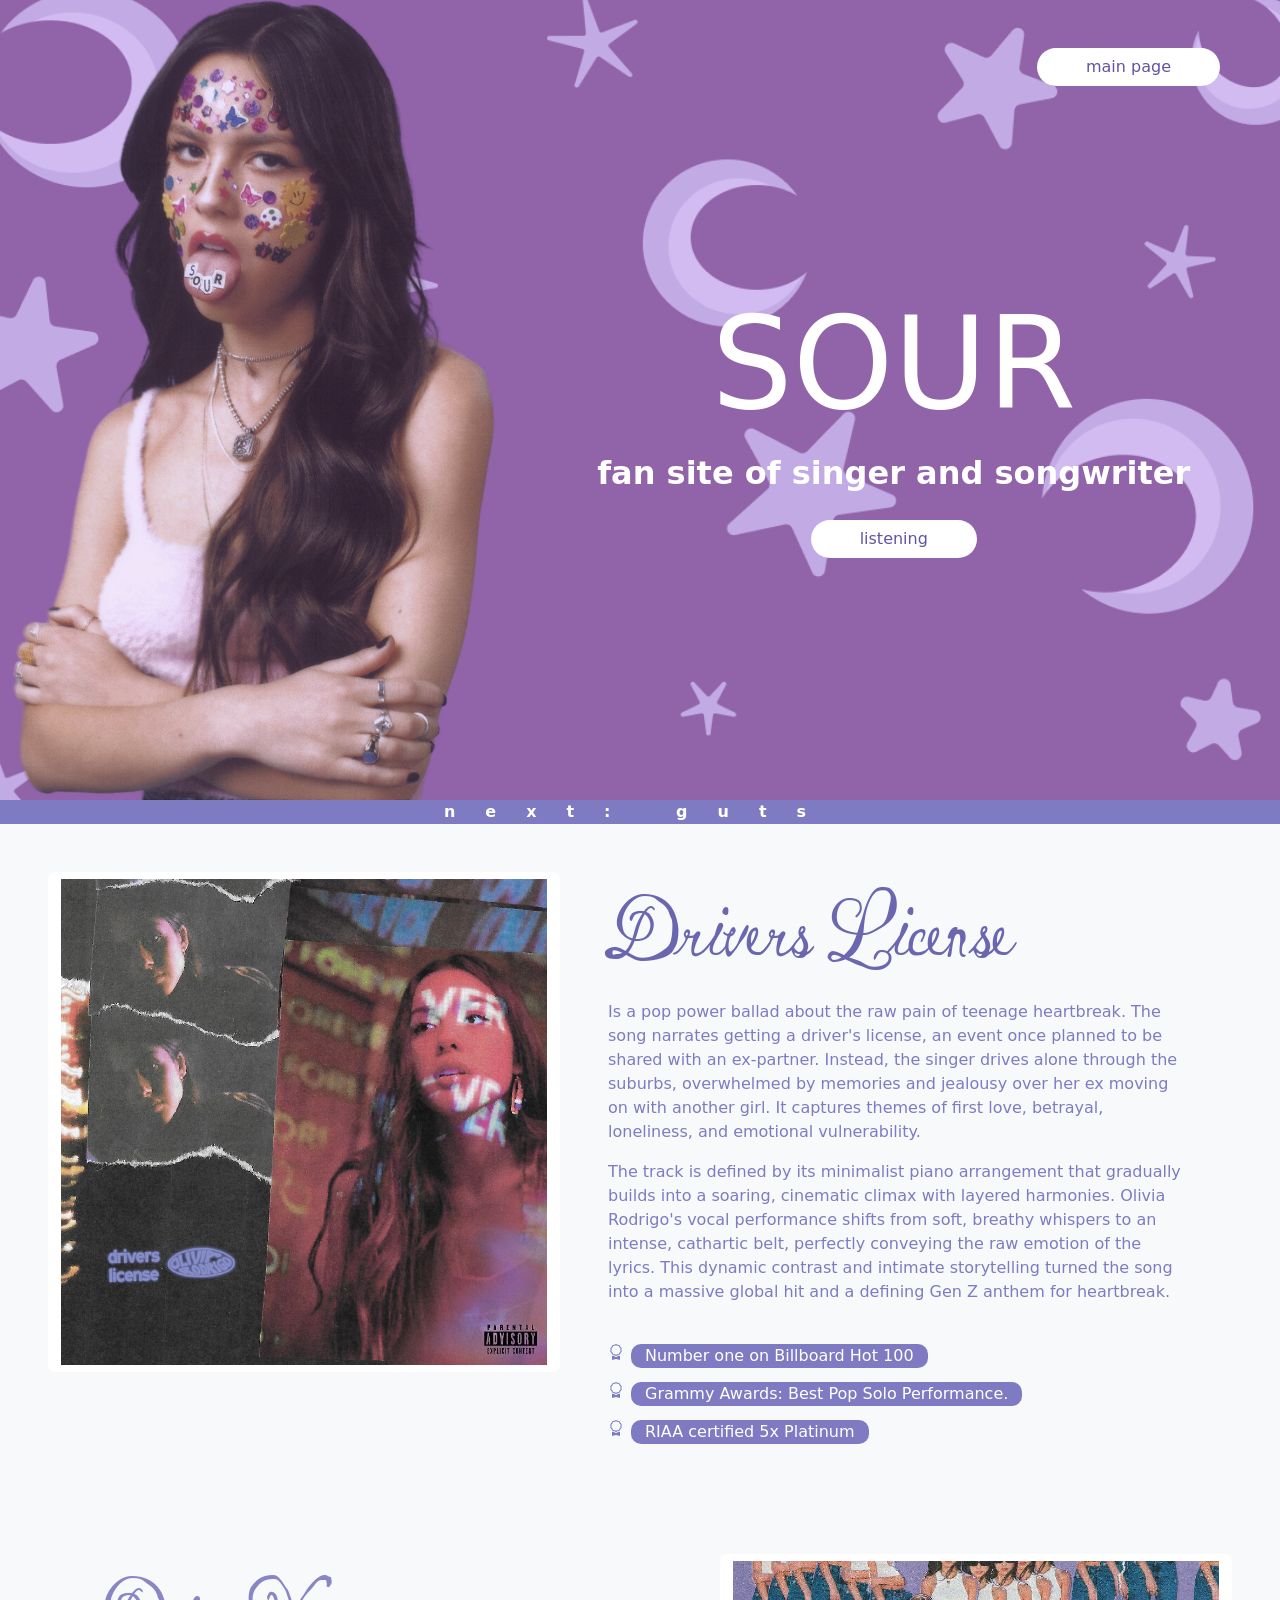
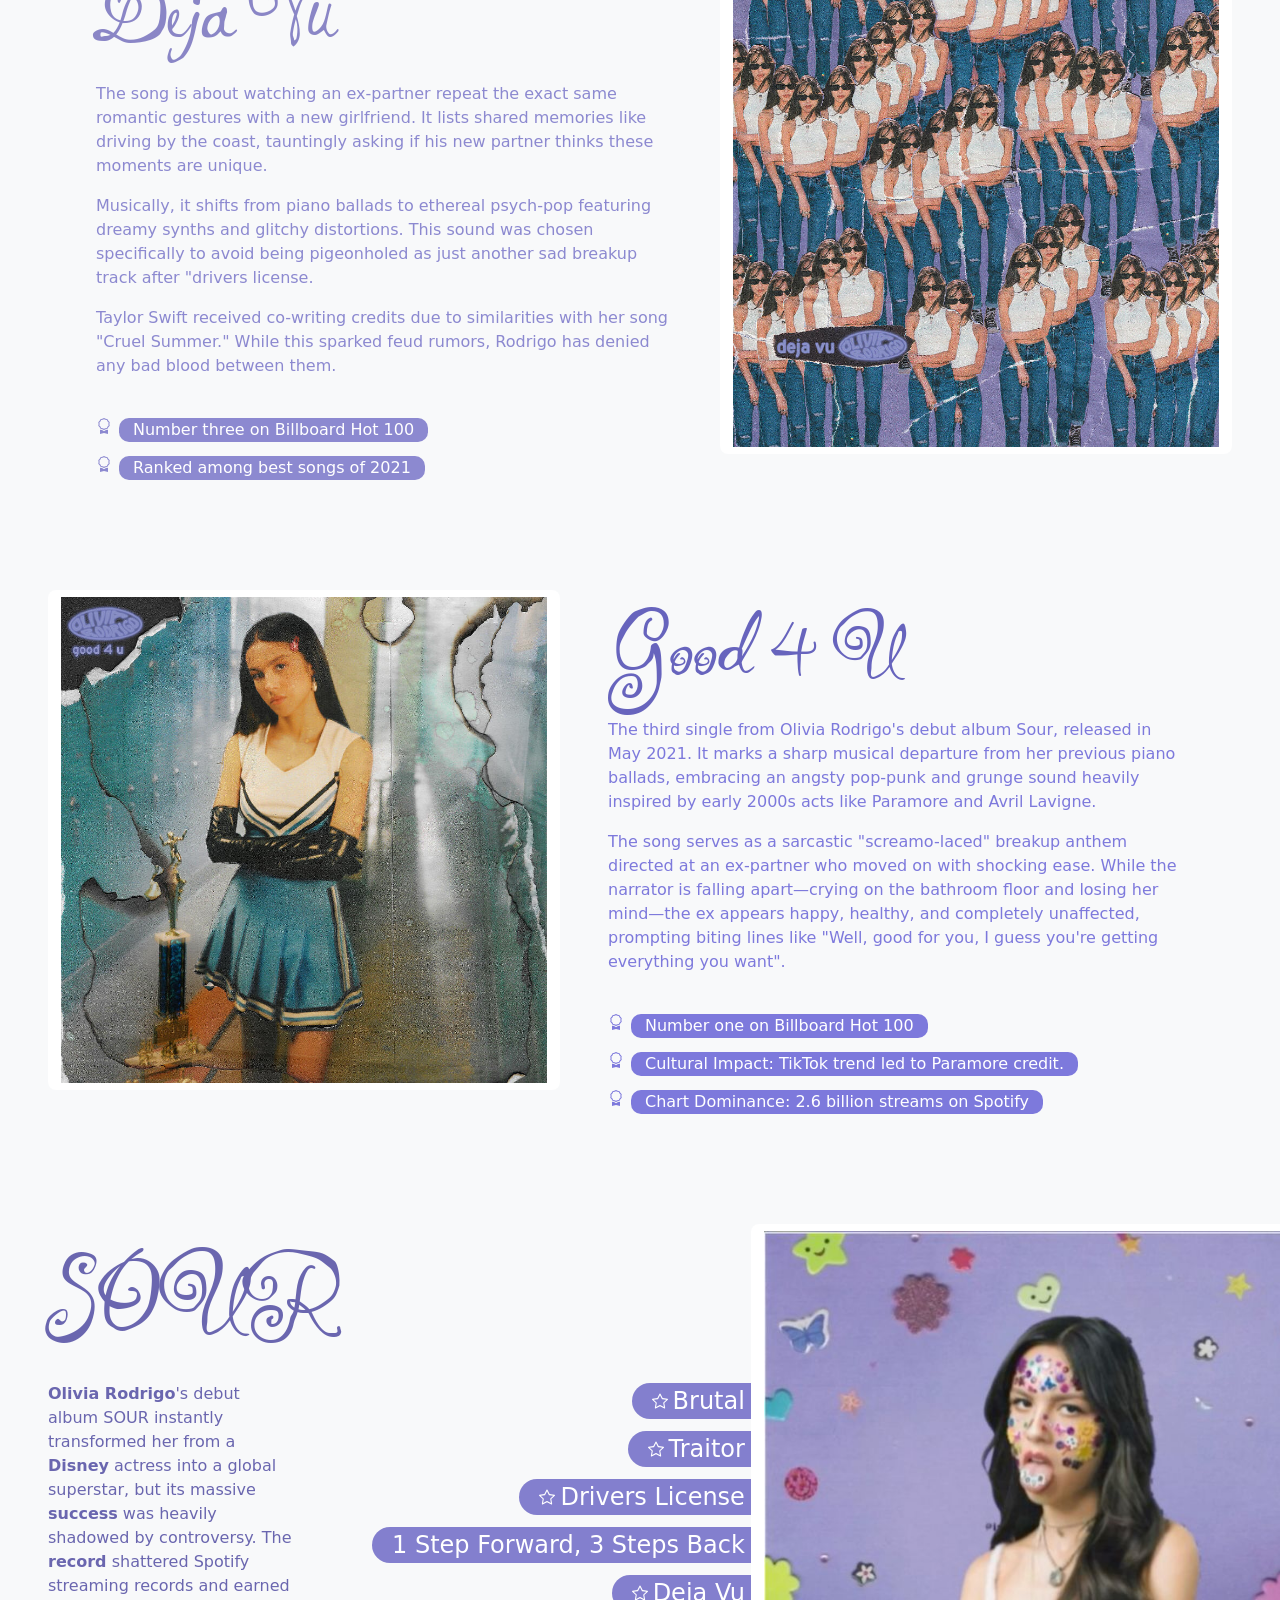
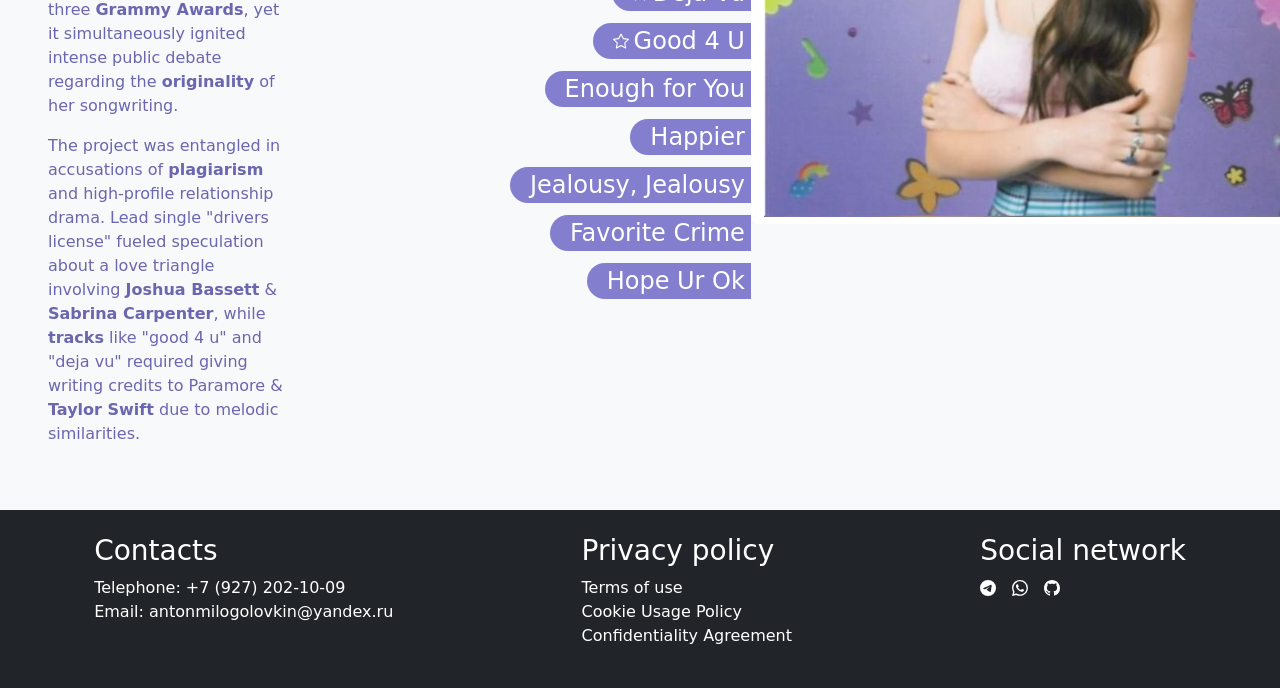
<file: sour.html>
<!DOCTYPE html>
<html lang="en">
<head>
    <meta charset="UTF-8">
    <meta name="viewport" content="width=device-width, initial-scale=1.0">
    <link href="https://cdn.jsdelivr.net/npm/bootstrap@5.3.8/dist/css/bootstrap.min.css" rel="stylesheet" integrity="sha384-sRIl4kxILFvY47J16cr9ZwB07vP4J8+LH7qKQnuqkuIAvNWLzeN8tE5YBujZqJLB" crossorigin="anonymous">
    <link rel="preconnect" href="https://fonts.googleapis.com">
    <link rel="preconnect" href="https://fonts.gstatic.com" crossorigin>
    <link href="https://fonts.googleapis.com/css2?family=Ingrid+Darling&display=swap" rel="stylesheet">
    <link rel="stylesheet" href="assets/css/style.css">
    <link rel="stylesheet" href="assets/css/section.css">
    <link rel="stylesheet" href="assets/css/animation.css">
    <title>Fan site: Olivia Rodrigo</title>
    <link rel="shortcut icon" href="assets/images/rock.ico" type="image/x-icon">
</head>
<body>
    <header class="violet_background">
        <img src="assets/images/sour.png" alt="sour">
        <div class="container animate-fade-in">
            <div class="d-flex justify-content-end m-5">
                <a class="btn rounded-pill px-5" href="index.html">main page</a>
            </div>
            <h1 style="padding-top: 17vh;">SOUR</h1>
            <p>fan site of singer and songwriter</p>
            <a class="btn rounded-pill animate-bounce px-5" href="#">listening</a>
        </div>
    </header>
    <main class="bg-light sour">
        <article class="d-flex justify-content-center text-white fw-bolder align-items-center one" style="letter-spacing: 30px; ">
            <a class="nav-link" href="guts.html">next: guts</a>
        </article>
        <section class="d-flex p-5 animate-on-scroll">
            <img class="rounded-3 feature-card btn" style="height: 500px;" src="assets/images/cover/drivers_license.jpg" alt="drivers license">
            <div class="align-self-center px-5" style="color: #7e7bc2;">
                <h2 class="ingrid-darling-regular" style="color: #6a66af; font-size: 100px;">Drivers License</h2>
                <p>Is a pop power ballad about the raw pain of teenage heartbreak. The song narrates getting a driver's license, an event once planned to be shared with an ex-partner. Instead, the singer drives alone through the suburbs, overwhelmed by memories and jealousy over her ex moving on with another girl. It captures themes of first love, betrayal, loneliness, and emotional vulnerability.</p>
                <p class="pb-4">The track is defined by its minimalist piano arrangement that gradually builds into a soaring, cinematic climax with layered harmonies. Olivia Rodrigo's vocal performance shifts from soft, breathy whispers to an intense, cathartic belt, perfectly conveying the raw emotion of the lyrics. This dynamic contrast and intimate storytelling turned the song into a massive global hit and a defining Gen Z anthem for heartbreak.</p>
                <div class="achievements">
                    <svg xmlns="http://www.w3.org/2000/svg" width="16" height="16" fill="currentColor" class="bi bi-award" viewBox="0 0 16 16"><path d="M9.669.864 8 0 6.331.864l-1.858.282-.842 1.68-1.337 1.32L2.6 6l-.306 1.854 1.337 1.32.842 1.68 1.858.282L8 12l1.669-.864 1.858-.282.842-1.68 1.337-1.32L13.4 6l.306-1.854-1.337-1.32-.842-1.68zm1.196 1.193.684 1.365 1.086 1.072L12.387 6l.248 1.506-1.086 1.072-.684 1.365-1.51.229L8 10.874l-1.355-.702-1.51-.229-.684-1.365-1.086-1.072L3.614 6l-.25-1.506 1.087-1.072.684-1.365 1.51-.229L8 1.126l1.356.702z"/><path d="M4 11.794V16l4-1 4 1v-4.206l-2.018.306L8 13.126 6.018 12.1z"/></svg>
                    <a class="one" href="https://www.billboard.com/charts/hot-100/">Number one on Billboard Hot 100</a>
                </div>
                <div class="achievements">
                    <svg xmlns="http://www.w3.org/2000/svg" width="16" height="16" fill="currentColor" class="bi bi-award" viewBox="0 0 16 16"><path d="M9.669.864 8 0 6.331.864l-1.858.282-.842 1.68-1.337 1.32L2.6 6l-.306 1.854 1.337 1.32.842 1.68 1.858.282L8 12l1.669-.864 1.858-.282.842-1.68 1.337-1.32L13.4 6l.306-1.854-1.337-1.32-.842-1.68zm1.196 1.193.684 1.365 1.086 1.072L12.387 6l.248 1.506-1.086 1.072-.684 1.365-1.51.229L8 10.874l-1.355-.702-1.51-.229-.684-1.365-1.086-1.072L3.614 6l-.25-1.506 1.087-1.072.684-1.365 1.51-.229L8 1.126l1.356.702z"/><path d="M4 11.794V16l4-1 4 1v-4.206l-2.018.306L8 13.126 6.018 12.1z"/></svg>
                    <a class="one" href="https://www.grammy.com/">Grammy Awards: Best Pop Solo Performance.</a>
                </div>
                <div class="achievements">
                    <svg xmlns="http://www.w3.org/2000/svg" width="16" height="16" fill="currentColor" class="bi bi-award" viewBox="0 0 16 16"><path d="M9.669.864 8 0 6.331.864l-1.858.282-.842 1.68-1.337 1.32L2.6 6l-.306 1.854 1.337 1.32.842 1.68 1.858.282L8 12l1.669-.864 1.858-.282.842-1.68 1.337-1.32L13.4 6l.306-1.854-1.337-1.32-.842-1.68zm1.196 1.193.684 1.365 1.086 1.072L12.387 6l.248 1.506-1.086 1.072-.684 1.365-1.51.229L8 10.874l-1.355-.702-1.51-.229-.684-1.365-1.086-1.072L3.614 6l-.25-1.506 1.087-1.072.684-1.365 1.51-.229L8 1.126l1.356.702z"/><path d="M4 11.794V16l4-1 4 1v-4.206l-2.018.306L8 13.126 6.018 12.1z"/></svg>
                    <a class="one" href="https://www.riaa.com/">RIAA certified 5x Platinum</a>
                </div>
            </div>
        </section>
        <section class="d-flex p-5 animate-on-scroll">
            <div class="align-self-center px-5" style="color: #8c89d0">
                <h2 class="ingrid-darling-regular" style="color: #8a86c6; font-size: 100px;">Deja Vu</h2>
                <p>The song is about watching an ex-partner repeat the exact same romantic gestures with a new girlfriend. It lists shared memories like driving by the coast, tauntingly asking if his new partner thinks these moments are unique.</p>
                <p>Musically, it shifts from piano ballads to ethereal psych-pop featuring dreamy synths and glitchy distortions. This sound was chosen specifically to avoid being pigeonholed as just another sad breakup track after "drivers license.</p>
                <p class="pb-4">Taylor Swift received co-writing credits due to similarities with her song "Cruel Summer." While this sparked feud rumors, Rodrigo has denied any bad blood between them.</p>
                <div class="achievements">
                    <svg xmlns="http://www.w3.org/2000/svg" width="16" height="16" fill="currentColor" class="bi bi-award" viewBox="0 0 16 16"><path d="M9.669.864 8 0 6.331.864l-1.858.282-.842 1.68-1.337 1.32L2.6 6l-.306 1.854 1.337 1.32.842 1.68 1.858.282L8 12l1.669-.864 1.858-.282.842-1.68 1.337-1.32L13.4 6l.306-1.854-1.337-1.32-.842-1.68zm1.196 1.193.684 1.365 1.086 1.072L12.387 6l.248 1.506-1.086 1.072-.684 1.365-1.51.229L8 10.874l-1.355-.702-1.51-.229-.684-1.365-1.086-1.072L3.614 6l-.25-1.506 1.087-1.072.684-1.365 1.51-.229L8 1.126l1.356.702z"/><path d="M4 11.794V16l4-1 4 1v-4.206l-2.018.306L8 13.126 6.018 12.1z"/></svg>
                    <a class="two" href="https://www.billboard.com/charts/hot-100/">Number three on Billboard Hot 100</a>
                </div>
                <div class="achievements">
                    <svg xmlns="http://www.w3.org/2000/svg" width="16" height="16" fill="currentColor" class="bi bi-award" viewBox="0 0 16 16"><path d="M9.669.864 8 0 6.331.864l-1.858.282-.842 1.68-1.337 1.32L2.6 6l-.306 1.854 1.337 1.32.842 1.68 1.858.282L8 12l1.669-.864 1.858-.282.842-1.68 1.337-1.32L13.4 6l.306-1.854-1.337-1.32-.842-1.68zm1.196 1.193.684 1.365 1.086 1.072L12.387 6l.248 1.506-1.086 1.072-.684 1.365-1.51.229L8 10.874l-1.355-.702-1.51-.229-.684-1.365-1.086-1.072L3.614 6l-.25-1.506 1.087-1.072.684-1.365 1.51-.229L8 1.126l1.356.702z"/><path d="M4 11.794V16l4-1 4 1v-4.206l-2.018.306L8 13.126 6.018 12.1z"/></svg>
                    <a class="two" href="https://www.businessinsider.com/best-songs-this-year-ranked-2021-12">Ranked among best songs of 2021</a>
                </div>
            </div>
            <img class="rounded-3 feature-card btn" style="height: 500px;" src="assets/images/cover/deja_vu.jpg" alt="deja vu">
        </section>
        <section class="d-flex p-5 animate-on-scroll">
            <img class="rounded-3 feature-card btn" style="height: 500px;" src="assets/images/cover/good_4_u.jpg" alt="good 4 u">
            <div class="align-self-center px-5" style="color: #7d79dc">
                <h2 class="ingrid-darling-regular" style="color: #6764bd; font-size: 100px;">Good 4 U</h2>
                <p>The third single from Olivia Rodrigo's debut album Sour, released in May 2021. It marks a sharp musical departure from her previous piano ballads, embracing an angsty pop-punk and grunge sound heavily inspired by early 2000s acts like Paramore and Avril Lavigne.</p>
                <p class="pb-4">The song serves as a sarcastic "screamo-laced" breakup anthem directed at an ex-partner who moved on with shocking ease. While the narrator is falling apart—crying on the bathroom floor and losing her mind—the ex appears happy, healthy, and completely unaffected, prompting biting lines like "Well, good for you, I guess you're getting everything you want".</p>
                <div class="achievements">
                    <svg xmlns="http://www.w3.org/2000/svg" width="16" height="16" fill="currentColor" class="bi bi-award" viewBox="0 0 16 16"><path d="M9.669.864 8 0 6.331.864l-1.858.282-.842 1.68-1.337 1.32L2.6 6l-.306 1.854 1.337 1.32.842 1.68 1.858.282L8 12l1.669-.864 1.858-.282.842-1.68 1.337-1.32L13.4 6l.306-1.854-1.337-1.32-.842-1.68zm1.196 1.193.684 1.365 1.086 1.072L12.387 6l.248 1.506-1.086 1.072-.684 1.365-1.51.229L8 10.874l-1.355-.702-1.51-.229-.684-1.365-1.086-1.072L3.614 6l-.25-1.506 1.087-1.072.684-1.365 1.51-.229L8 1.126l1.356.702z"/><path d="M4 11.794V16l4-1 4 1v-4.206l-2.018.306L8 13.126 6.018 12.1z"/></svg>
                    <a class="three" href="https://www.billboard.com/charts/hot-100/">Number one on Billboard Hot 100</a>
                </div>
                <div class="achievements">
                    <svg xmlns="http://www.w3.org/2000/svg" width="16" height="16" fill="currentColor" class="bi bi-award" viewBox="0 0 16 16"><path d="M9.669.864 8 0 6.331.864l-1.858.282-.842 1.68-1.337 1.32L2.6 6l-.306 1.854 1.337 1.32.842 1.68 1.858.282L8 12l1.669-.864 1.858-.282.842-1.68 1.337-1.32L13.4 6l.306-1.854-1.337-1.32-.842-1.68zm1.196 1.193.684 1.365 1.086 1.072L12.387 6l.248 1.506-1.086 1.072-.684 1.365-1.51.229L8 10.874l-1.355-.702-1.51-.229-.684-1.365-1.086-1.072L3.614 6l-.25-1.506 1.087-1.072.684-1.365 1.51-.229L8 1.126l1.356.702z"/><path d="M4 11.794V16l4-1 4 1v-4.206l-2.018.306L8 13.126 6.018 12.1z"/></svg>
                    <a class="three" href="https://variety.com/2021/music/news/olivia-rodrigo-paramore-good-4-u-misery-business-1235048791/">Cultural Impact: TikTok trend led to Paramore credit.</a>
                </div>
                <div class="achievements">
                    <svg xmlns="http://www.w3.org/2000/svg" width="16" height="16" fill="currentColor" class="bi bi-award" viewBox="0 0 16 16"><path d="M9.669.864 8 0 6.331.864l-1.858.282-.842 1.68-1.337 1.32L2.6 6l-.306 1.854 1.337 1.32.842 1.68 1.858.282L8 12l1.669-.864 1.858-.282.842-1.68 1.337-1.32L13.4 6l.306-1.854-1.337-1.32-.842-1.68zm1.196 1.193.684 1.365 1.086 1.072L12.387 6l.248 1.506-1.086 1.072-.684 1.365-1.51.229L8 10.874l-1.355-.702-1.51-.229-.684-1.365-1.086-1.072L3.614 6l-.25-1.506 1.087-1.072.684-1.365 1.51-.229L8 1.126l1.356.702z"/><path d="M4 11.794V16l4-1 4 1v-4.206l-2.018.306L8 13.126 6.018 12.1z"/></svg>
                    <a class="three" href="https://kworb.net/spotify/artist/1McMsnEElThX1knmY4oliG_songs.html">Chart Dominance: 2.6 billion streams on Spotify</a>
                </div>
            </div>
        </section>
        <section class="d-flex justify-content-between p-5 animate-on-scroll">
            <div style="color: #6a66af;">
                <h2 class="ingrid-darling-regular animate-fade-in" style="font-size: 125px;">SOUR</h2>
                <p class="animate-fade-in me-5"><span class="fw-bolder">Olivia Rodrigo</span>'s debut album SOUR instantly transformed her from a <span class="fw-bolder">Disney</span> actress into a global superstar, but its massive <span class="fw-bolder">success</span> was heavily shadowed by controversy. The <span class="fw-bolder">record</span> shattered Spotify streaming records and earned three <span class="fw-bolder">Grammy Awards</span>, yet it simultaneously ignited intense public debate regarding the <span class="fw-bolder">originality</span> of her songwriting.</p>
                <p class="animate-fade-in me-5">The project was entangled in accusations of <span class="fw-bolder">plagiarism</span> and high-profile relationship drama. Lead single "drivers license" fueled speculation about a love triangle involving <span class="fw-bolder">Joshua Bassett</span> & <span class="fw-bolder">Sabrina Carpenter</span>, while <span class="fw-bolder">tracks</span> like "good 4 u" and "deja vu" required giving writing credits to Paramore & <span class="fw-bolder">Taylor Swift</span> due to melodic similarities.</p>
            </div>
            <div class="d-flex">
                <ul class="animate-fade-in align-self-center track">
                    <li><a href="#"><svg xmlns="http://www.w3.org/2000/svg" width="16" height="16" fill="currentColor" class="bi bi-star" viewBox="0 0 16 16"><path d="M2.866 14.85c-.078.444.36.791.746.593l4.39-2.256 4.389 2.256c.386.198.824-.149.746-.592l-.83-4.73 3.522-3.356c.33-.314.16-.888-.282-.95l-4.898-.696L8.465.792a.513.513 0 0 0-.927 0L5.354 5.12l-4.898.696c-.441.062-.612.636-.283.95l3.523 3.356-.83 4.73zm4.905-2.767-3.686 1.894.694-3.957a.565.565 0 0 0-.163-.505L1.71 6.745l4.052-.576a.525.525 0 0 0 .393-.288L8 2.223l1.847 3.658a.525.525 0 0 0 .393.288l4.052.575-2.906 2.77a.565.565 0 0 0-.163.506l.694 3.957-3.686-1.894a.503.503 0 0 0-.461 0z"/></svg>Brutal</a></li>
                    <li><a href="#"><svg xmlns="http://www.w3.org/2000/svg" width="16" height="16" fill="currentColor" class="bi bi-star" viewBox="0 0 16 16"><path d="M2.866 14.85c-.078.444.36.791.746.593l4.39-2.256 4.389 2.256c.386.198.824-.149.746-.592l-.83-4.73 3.522-3.356c.33-.314.16-.888-.282-.95l-4.898-.696L8.465.792a.513.513 0 0 0-.927 0L5.354 5.12l-4.898.696c-.441.062-.612.636-.283.95l3.523 3.356-.83 4.73zm4.905-2.767-3.686 1.894.694-3.957a.565.565 0 0 0-.163-.505L1.71 6.745l4.052-.576a.525.525 0 0 0 .393-.288L8 2.223l1.847 3.658a.525.525 0 0 0 .393.288l4.052.575-2.906 2.77a.565.565 0 0 0-.163.506l.694 3.957-3.686-1.894a.503.503 0 0 0-.461 0z"/></svg>Traitor</a></li>
                    <li><a href="#"><svg xmlns="http://www.w3.org/2000/svg" width="16" height="16" fill="currentColor" class="bi bi-star" viewBox="0 0 16 16"><path d="M2.866 14.85c-.078.444.36.791.746.593l4.39-2.256 4.389 2.256c.386.198.824-.149.746-.592l-.83-4.73 3.522-3.356c.33-.314.16-.888-.282-.95l-4.898-.696L8.465.792a.513.513 0 0 0-.927 0L5.354 5.12l-4.898.696c-.441.062-.612.636-.283.95l3.523 3.356-.83 4.73zm4.905-2.767-3.686 1.894.694-3.957a.565.565 0 0 0-.163-.505L1.71 6.745l4.052-.576a.525.525 0 0 0 .393-.288L8 2.223l1.847 3.658a.525.525 0 0 0 .393.288l4.052.575-2.906 2.77a.565.565 0 0 0-.163.506l.694 3.957-3.686-1.894a.503.503 0 0 0-.461 0z"/></svg>Drivers License</a></li>
                    <li><a href="#">1 Step Forward, 3 Steps Back</a></li>
                    <li><a href="#"><svg xmlns="http://www.w3.org/2000/svg" width="16" height="16" fill="currentColor" class="bi bi-star" viewBox="0 0 16 16"><path d="M2.866 14.85c-.078.444.36.791.746.593l4.39-2.256 4.389 2.256c.386.198.824-.149.746-.592l-.83-4.73 3.522-3.356c.33-.314.16-.888-.282-.95l-4.898-.696L8.465.792a.513.513 0 0 0-.927 0L5.354 5.12l-4.898.696c-.441.062-.612.636-.283.95l3.523 3.356-.83 4.73zm4.905-2.767-3.686 1.894.694-3.957a.565.565 0 0 0-.163-.505L1.71 6.745l4.052-.576a.525.525 0 0 0 .393-.288L8 2.223l1.847 3.658a.525.525 0 0 0 .393.288l4.052.575-2.906 2.77a.565.565 0 0 0-.163.506l.694 3.957-3.686-1.894a.503.503 0 0 0-.461 0z"/></svg>Deja Vu</a></li>
                    <li><a href="#"><svg xmlns="http://www.w3.org/2000/svg" width="16" height="16" fill="currentColor" class="bi bi-star" viewBox="0 0 16 16"><path d="M2.866 14.85c-.078.444.36.791.746.593l4.39-2.256 4.389 2.256c.386.198.824-.149.746-.592l-.83-4.73 3.522-3.356c.33-.314.16-.888-.282-.95l-4.898-.696L8.465.792a.513.513 0 0 0-.927 0L5.354 5.12l-4.898.696c-.441.062-.612.636-.283.95l3.523 3.356-.83 4.73zm4.905-2.767-3.686 1.894.694-3.957a.565.565 0 0 0-.163-.505L1.71 6.745l4.052-.576a.525.525 0 0 0 .393-.288L8 2.223l1.847 3.658a.525.525 0 0 0 .393.288l4.052.575-2.906 2.77a.565.565 0 0 0-.163.506l.694 3.957-3.686-1.894a.503.503 0 0 0-.461 0z"/></svg>Good 4 U</a></li>
                    <li><a href="#">Enough for You</a></li>
                    <li><a href="#">Happier</a></li>
                    <li><a href="#">Jealousy, Jealousy</a></li>
                    <li><a href="#">Favorite Crime</a></li>
                    <li><a href="#">Hope Ur Ok</a></li>
                </ul>
                <img  class="rounded-3 btn" style="height: 600px;" src="assets/images/cover/sour.jpg" alt="sour">
            </div>
        </section>
    </main>
    <footer class="bg-dark">
        <div class="d-flex justify-content-around">
            <div class="text-white p-4">
                <h3>Contacts</h3>
                <ul class="list-unstyled text-decoration-none">
                    <li><a class="nav-link" href="tel:79272021009">Telephone: +7 (927) 202-10-09</a></li>
                    <li><a class="nav-link" href="antonmilogolovkin@yandex.ru">Email: antonmilogolovkin@yandex.ru</a></li>
                </ul>
            </div>
            <div class="text-white p-4">
                <h3>Privacy policy</h3>
                <ul class="list-unstyled text-white text-decoration-none">
                    <li><a class="nav-link" href="#">Terms of use</a></li>
                    <li><a class="nav-link" href="#">Cookie Usage Policy</a></li>
                    <li><a class="nav-link" href="#">Confidentiality Agreement</a></li>
                </ul>
            </div>
            <div class="text-white p-4">
                <h3>Social network</h3>
                <div class="text-white d-flex gap-3">
                    <a class="nav-link" href="https://web.telegram.org/t.me/Anton_milog"><svg xmlns="http://www.w3.org/2000/svg" width="16" height="16" fill="currentColor" class="bi bi-telegram" viewBox="0 0 16 16"><path d="M16 8A8 8 0 1 1 0 8a8 8 0 0 1 16 0M8.287 5.906q-1.168.486-4.666 2.01-.567.225-.595.442c-.03.243.275.339.69.47l.175.055c.408.133.958.288 1.243.294q.39.01.868-.32 3.269-2.206 3.374-2.23c.05-.012.12-.026.166.016s.042.12.037.141c-.03.129-1.227 1.241-1.846 1.817-.193.18-.33.307-.358.336a8 8 0 0 1-.188.186c-.38.366-.664.64.015 1.088.327.216.589.393.85.571.284.194.568.387.936.629q.14.092.27.187c.331.236.63.448.997.414.214-.02.435-.22.547-.82.265-1.417.786-4.486.906-5.751a1.4 1.4 0 0 0-.013-.315.34.34 0 0 0-.114-.217.53.53 0 0 0-.31-.093c-.3.005-.763.166-2.984 1.09"/></svg></a>
                    <a class="nav-link" href="https://wa.me/79272021009"><svg xmlns="http://www.w3.org/2000/svg" width="16" height="16" fill="currentColor" class="bi bi-whatsapp" viewBox="0 0 16 16"><path d="M13.601 2.326A7.85 7.85 0 0 0 7.994 0C3.627 0 .068 3.558.064 7.926c0 1.399.366 2.76 1.057 3.965L0 16l4.204-1.102a7.9 7.9 0 0 0 3.79.965h.004c4.368 0 7.926-3.558 7.93-7.93A7.9 7.9 0 0 0 13.6 2.326zM7.994 14.521a6.6 6.6 0 0 1-3.356-.92l-.24-.144-2.494.654.666-2.433-.156-.251a6.56 6.56 0 0 1-1.007-3.505c0-3.626 2.957-6.584 6.591-6.584a6.56 6.56 0 0 1 4.66 1.931 6.56 6.56 0 0 1 1.928 4.66c-.004 3.639-2.961 6.592-6.592 6.592m3.615-4.934c-.197-.099-1.17-.578-1.353-.646-.182-.065-.315-.099-.445.099-.133.197-.513.646-.627.775-.114.133-.232.148-.43.05-.197-.1-.836-.308-1.592-.985-.59-.525-.985-1.175-1.103-1.372-.114-.198-.011-.304.088-.403.087-.088.197-.232.296-.346.1-.114.133-.198.198-.33.065-.134.034-.248-.015-.347-.05-.099-.445-1.076-.612-1.47-.16-.389-.323-.335-.445-.34-.114-.007-.247-.007-.38-.007a.73.73 0 0 0-.529.247c-.182.198-.691.677-.691 1.654s.71 1.916.81 2.049c.098.133 1.394 2.132 3.383 2.992.47.205.84.326 1.129.418.475.152.904.129 1.246.08.38-.058 1.171-.48 1.338-.943.164-.464.164-.86.114-.943-.049-.084-.182-.133-.38-.232"/></svg></a>
                    <a class="nav-link" href="https://github.com/AMD-2009Yes"><svg xmlns="http://www.w3.org/2000/svg" width="16" height="16" fill="currentColor" class="bi bi-github" viewBox="0 0 16 16"><path d="M8 0C3.58 0 0 3.58 0 8c0 3.54 2.29 6.53 5.47 7.59.4.07.55-.17.55-.38 0-.19-.01-.82-.01-1.49-2.01.37-2.53-.49-2.69-.94-.09-.23-.48-.94-.82-1.13-.28-.15-.68-.52-.01-.53.63-.01 1.08.58 1.23.82.72 1.21 1.87.87 2.33.66.07-.52.28-.87.51-1.07-1.78-.2-3.64-.89-3.64-3.95 0-.87.31-1.59.82-2.15-.08-.2-.36-1.02.08-2.12 0 0 .67-.21 2.2.82.64-.18 1.32-.27 2-.27s1.36.09 2 .27c1.53-1.04 2.2-.82 2.2-.82.44 1.1.16 1.92.08 2.12.51.56.82 1.27.82 2.15 0 3.07-1.87 3.75-3.65 3.95.29.25.54.73.54 1.48 0 1.07-.01 1.93-.01 2.2 0 .21.15.46.55.38A8.01 8.01 0 0 0 16 8c0-4.42-3.58-8-8-8"/></svg></a>
                </div>
            </div>
        </div>
    </footer>
    <script src="https://cdn.jsdelivr.net/npm/bootstrap@5.3.8/dist/js/bootstrap.bundle.min.js" integrity="sha384-FKyoEForCGlyvwx9Hj09JcYn3nv7wiPVlz7YYwJrWVcXK/BmnVDxM+D2scQbITxI" crossorigin="anonymous"></script>
    <script src="assets/js/tape.js"></script>
    <script src="assets/js/scrolling.js"></script>
    <script src="assets/js/couter.js"></script>
</body>
</html>
</file>
<file: assets/css/style.css>
.ingrid-darling-regular {
    font-family: "Ingrid Darling", cursive;
    font-style: normal;
}
.btn{
    color: #BF66AC;
    background-color: rgb(255, 255, 255);
}

/* achievements */

.achievements{
    display: flex;
    margin-bottom: 14px;
}
.achievements a{
    text-decoration: none;
    color: rgb(255, 255, 255);
    border-radius: 10px;
    padding-left: 14px;
    padding-right: 14px;
    margin-left: 7px;
}

/* ! achievements ! */

/* slider */

.slider{
    overflow-x: hidden;
}
.slider-track{
    display: flex;
    align-items: center;
}
.slide {
    padding-right: 12px;
    padding-left: 12px;
    flex-shrink: 0
}

/* ! slider ! */

/* track */

.track li{
    display: flex;
    justify-content: end;
}
.track svg{
    margin-right: 5px;
}
.track a{
    display: flex;
    align-items: center;
    text-decoration: none;
    white-space: nowrap;
    font-size: 24px;
    padding-right: 6px;
    padding-left: 20px;
    margin-top: 12px;
    border-top-left-radius: 20px;
    border-bottom-left-radius: 20px;
    color: rgb(255, 255, 255);
    background-color: #837fce;
}

/* ! track ! */

/* sour */

.sour .one{
    background-color: #7e7bc2;
}
.sour .two{
    background-color: #8c89d0;
}
.sour .three{
    background-color: #7d79dc;
}

/* ! sour ! */

/* guts */

.guts .one{
    background-color: #584b83;
}
.guts .two{
    background-color: #4b3d78;
}
.guts .three{
    background-color: #5b45a3;
}

/* ! guts ! */

/* love */

.love .one{
    background-color: #f9bcaf;
}
.love .two{
    background-color: #ffd2c8;
}
.love .three{
    background-color: #faae9d;
}

/* ! love ! */
</file>
<file: assets/css/section.css>
/* purple_background */

.purple_background {
    position: relative;
    display: flex;
    text-align: center;
    color: rgb(255, 255, 255);
    font-weight: bolder;
    font-size: 32px;
    overflow: hidden;
}
.purple_background::before {
    content: "";
    position: absolute;
    inset: 0;
    background: url(../images/background/purple_background.png) center/cover no-repeat;
    transform: scale(1.1);
    z-index: 0;
}
.purple_background::after {
    content: "";
    position: absolute;
    inset: 0;
    background: rgba(177, 38, 195, 0.1);
    z-index: 2;
}
.purple_background .container {
    position: relative;
    align-self: center;
    z-index: 3;
}
.purple_background h1{
    font-size: 128px;
}
.purple_background .btn{
    color: #BF66AC;
    background-color: rgb(255, 255, 255);
}
.purple_background img{
    z-index: 1;
    width: 700px;
    height: 800px;
    animation: lefts 2s infinite;
}
@keyframes lefts {
  0%,100% {transform: translatex(-40px);}
  50% {transform: translatex(-40px);}
}

/* ! purple_background ! */

/* violet_background */

.violet_background {
    position: relative;
    display: flex;
    text-align: center;
    color: rgb(255, 255, 255);
    font-weight: bolder;
    font-size: 32px;
    overflow: hidden;
}
.violet_background::before {
    content: "";
    position: absolute;
    inset: 0;
    background: url(../images/background/violet_background.png) center/cover no-repeat;
    transform: scale(1.1);
    z-index: 0;
}
.violet_background::after {
    content: "";
    position: absolute;
    inset: 0;
    background: rgba(177, 38, 195, 0.1);
    z-index: 2;
}
.violet_background .container {
    position: relative;
    z-index: 3;
}
.violet_background h1{
    font-size: 128px;
}
.violet_background .btn{
    color: #6452a3;
    background-color: rgb(255, 255, 255);
}
.violet_background img{
    z-index: 1;
    width: 700px;
    height: 800px;
}

/* ! violet_background ! */

/* dark_background */

.dark_background {
    position: relative;
    display: flex;
    text-align: center;
    color: rgb(255, 255, 255);
    font-weight: bolder;
    font-size: 32px;
    overflow: hidden;
}
.dark_background::before {
    content: "";
    position: absolute;
    inset: 0;
    background: url(../images/background/dark_background.png) center/cover no-repeat;
    transform: scale(1.1);
    z-index: 0;
}
.dark_background::after {
    content: "";
    position: absolute;
    inset: 0;
    background: rgba(67, 10, 103, 0.1);
    z-index: 2;
}
.dark_background .container {
    position: relative;
    z-index: 3;
}
.dark_background h1{
    font-size: 128px;
}
.dark_background .btn{
    color: #6c3c8c;
    background-color: rgb(255, 255, 255);
}
.dark_background img{
    z-index: 1;
    width: 700px;
    height: 800px;
}

/* ! dark_background ! */

/* window */

.window ul {
  list-style: none;
  display: flex;
  justify-content: space-between;
  margin: 0;
  padding: 0;
}
.window li {
  position: relative;
  display: inline-block;
  margin-right: 20px;
}
.window .subwindow {
  display: none;
  position: absolute;
  top: 100%;
  left: 0;
  box-shadow: 0 8px 16px rgba(0, 0, 0, 0.1);
}
.window li:hover > .subwindow {
  display: block;
}
.subwindow li {
  position: relative;
  padding: 5px;
  margin: 0;
}

/* ! window ! */
</file>
<file: assets/css/animation.css>
/* feature-element  */

.feature-card {
  transition: 0.3s;
}
.feature-card:hover {
  transform: translateY(-10px);
  box-shadow: 0 10px 20px rgba(0,0,0,0.2);
}

/* ! feature-element ! */

/* starting animation */
.mini-fly {
  animation: mini-fly 2s infinite;
}
@keyframes mini-fly {
  0%,100% {transform: translateY(-5px);}
  50% {transform: translateY(-5px);}
}

.animate-on-scroll {
  opacity: 0;
  transform: translateY(30px);
  transition: opacity 0.2s ease-out, transform 0.2s ease-out;
}

.animate-on-scroll.animate-fade-in {
  opacity: 1;
  transform: translateY(0);
}

.animate-fade-in {
  animation: fadeIn 1s ease-in;
}
@keyframes fadeIn {
  from {opacity: 0; transform: translateY(20px);}
  to {opacity: 1; transform: translateY(0);}
}

/* ! starting animation ! */

/* constant animation */

.animate-bounce {
  animation: bounce 2s infinite;
}

@keyframes bounce {
  0%,100% {transform: translateY(0);}
  50% {transform: translateY(-6px);}
}
/* ! constant animation ! */
</file>
